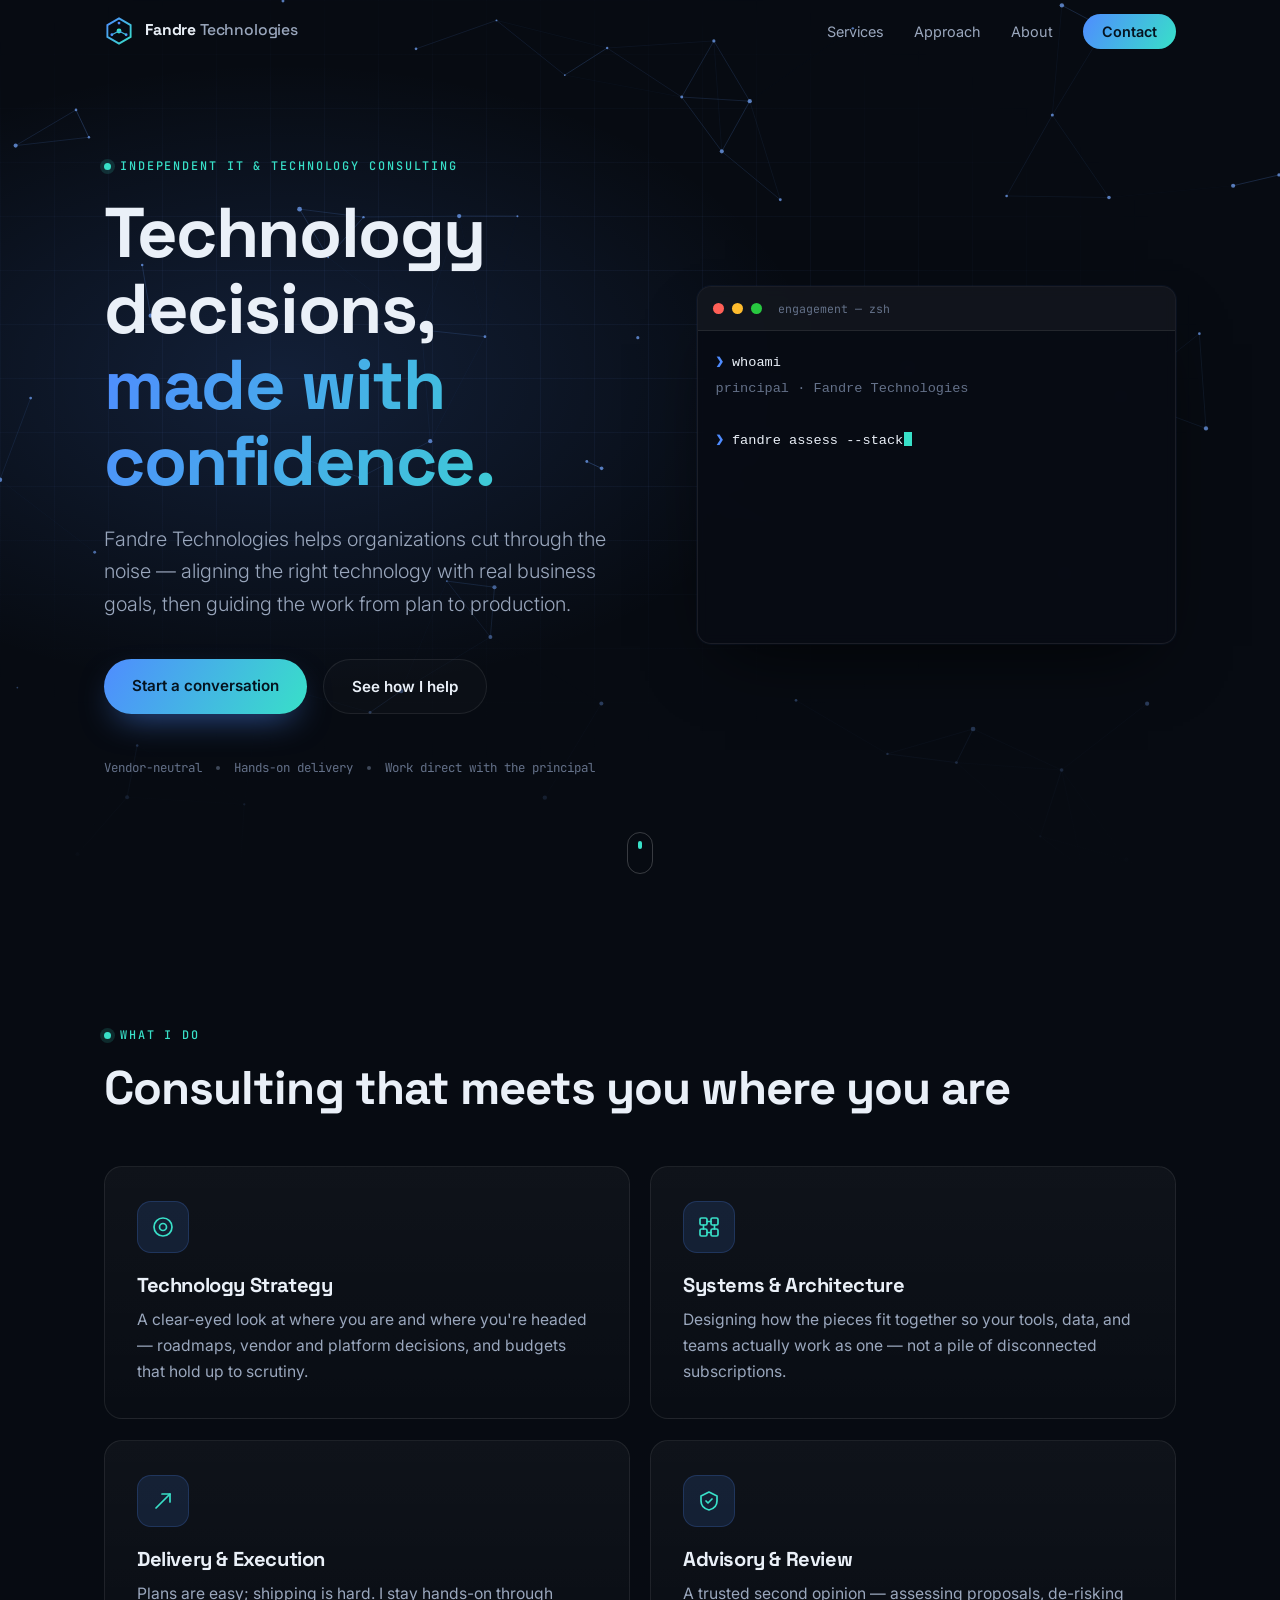
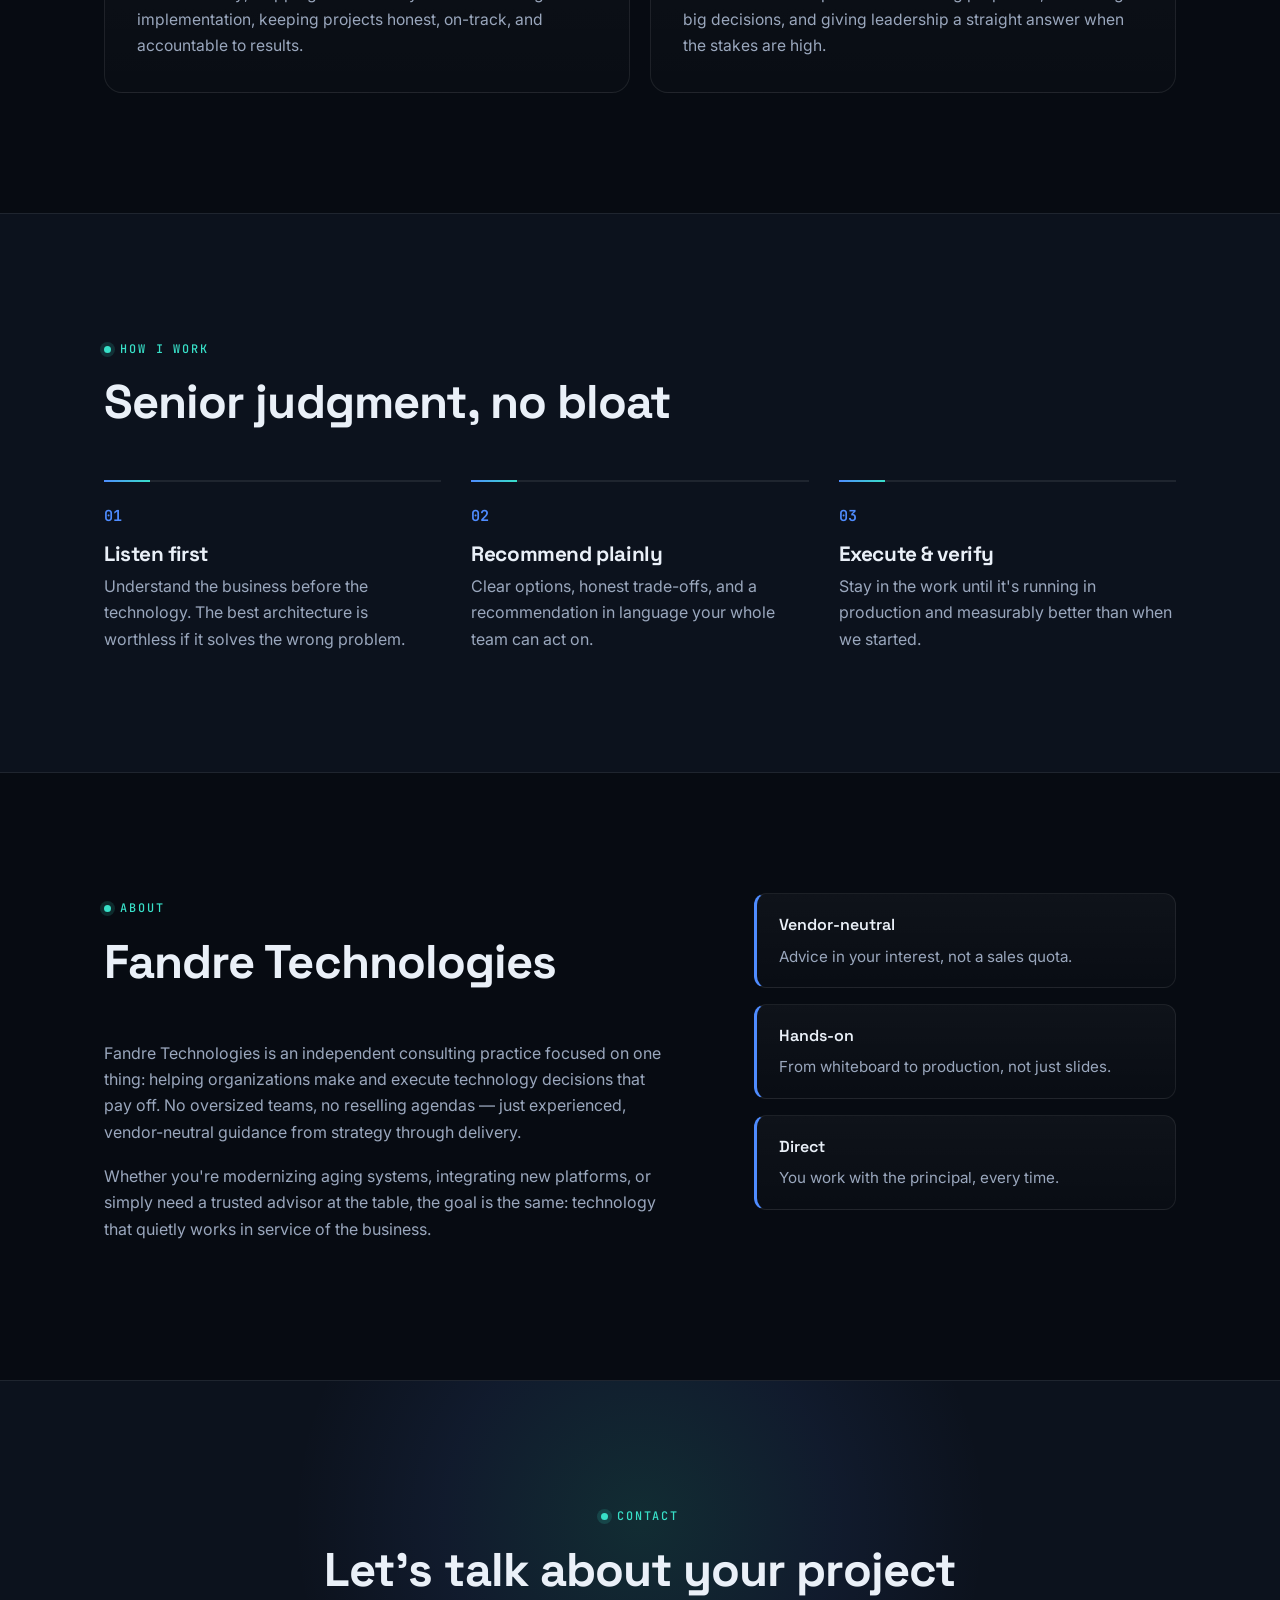
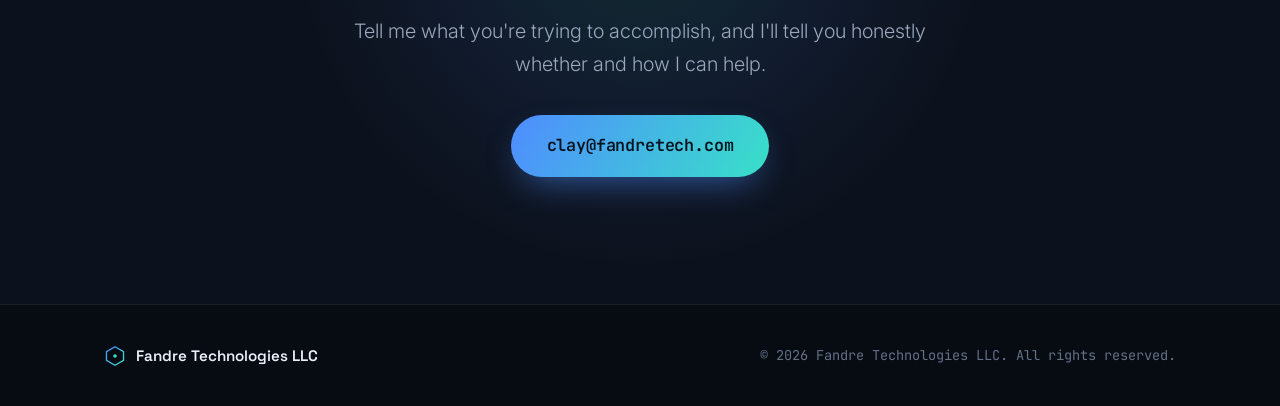
<file: index.html>
<!DOCTYPE html>
<html lang="en">
<head>
  <meta charset="UTF-8" />
  <meta name="viewport" content="width=device-width, initial-scale=1.0" />
  <title>Fandre Technologies — IT &amp; Technology Consulting</title>
  <meta name="description" content="Fandre Technologies — independent IT and technology consulting. Practical strategy, systems, and execution that move your business forward." />
  <meta property="og:title" content="Fandre Technologies" />
  <meta property="og:description" content="Independent IT and technology consulting — strategy, systems, and execution that move your business forward." />
  <meta property="og:url" content="https://fandretech.com" />
  <meta property="og:type" content="website" />
  <link rel="icon" href="data:image/svg+xml,<svg xmlns=%22http://www.w3.org/2000/svg%22 viewBox=%220 0 32 32%22><polygon points=%2216,2 29,9.5 29,22.5 16,30 3,22.5 3,9.5%22 fill=%22none%22 stroke=%22%234f8cff%22 stroke-width=%222.5%22/><circle cx=%2216%22 cy=%2216%22 r=%223%22 fill=%22%2338e0c8%22/></svg>" />
  <link rel="preconnect" href="https://fonts.googleapis.com" />
  <link rel="preconnect" href="https://fonts.gstatic.com" crossorigin />
  <link href="https://fonts.googleapis.com/css2?family=Inter:wght@300;400;500;600;700;800&family=JetBrains+Mono:wght@400;500;600&family=Space+Grotesk:wght@500;600;700&display=swap" rel="stylesheet" />
  <link rel="stylesheet" href="styles.css" />
</head>
<body>

  <!-- Scroll progress + Konami matrix overlay -->
  <div id="progress" aria-hidden="true"></div>
  <canvas id="matrix" aria-hidden="true"></canvas>

  <!-- Reusable logo mark -->
  <svg width="0" height="0" style="position:absolute" aria-hidden="true">
    <defs>
      <linearGradient id="markGrad" x1="0" y1="0" x2="1" y2="1">
        <stop offset="0" stop-color="#4f8cff" />
        <stop offset="1" stop-color="#38e0c8" />
      </linearGradient>
    </defs>
  </svg>

  <!-- NAV -->
  <nav id="nav">
    <div class="nav-inner">
      <a href="#top" class="nav-brand">
        <svg class="logo-mark" viewBox="0 0 32 32" aria-hidden="true">
          <polygon points="16,2.5 28.4,9.75 28.4,22.25 16,29.5 3.6,22.25 3.6,9.75" fill="none" stroke="url(#markGrad)" stroke-width="2" />
          <circle cx="16" cy="16" r="2.6" fill="#38e0c8" />
          <circle cx="16" cy="7.5" r="1.5" fill="#4f8cff" />
          <circle cx="23.6" cy="20" r="1.5" fill="#4f8cff" />
          <circle cx="8.4" cy="20" r="1.5" fill="#4f8cff" />
          <line x1="16" y1="16" x2="16" y2="7.5" stroke="url(#markGrad)" stroke-width="1.1" />
          <line x1="16" y1="16" x2="23.6" y2="20" stroke="url(#markGrad)" stroke-width="1.1" />
          <line x1="16" y1="16" x2="8.4" y2="20" stroke="url(#markGrad)" stroke-width="1.1" />
        </svg>
        <span class="nav-brand-text">Fandre <span class="nav-brand-thin">Technologies</span></span>
      </a>
      <ul class="nav-links">
        <li><a href="#services">Services</a></li>
        <li><a href="#approach">Approach</a></li>
        <li><a href="#about">About</a></li>
        <li><a href="#contact" class="nav-cta">Contact</a></li>
      </ul>
    </div>
  </nav>

  <!-- HERO -->
  <header id="top" class="hero">
    <canvas id="net" class="hero-canvas" aria-hidden="true"></canvas>
    <div class="hero-grid" aria-hidden="true"></div>
    <div class="hero-spotlight" aria-hidden="true"></div>
    <div class="hero-fade" aria-hidden="true"></div>
    <div class="container hero-inner">
      <div class="hero-copy">
        <p class="eyebrow reveal"><span class="eyebrow-dot"></span>Independent IT &amp; Technology Consulting</p>
        <h1 class="hero-title reveal">Technology decisions,<br><span class="accent" id="morph">made with confidence.</span></h1>
        <p class="hero-sub reveal">Fandre Technologies helps organizations cut through the noise — aligning the right technology with real business goals, then guiding the work from plan to production.</p>
        <div class="hero-actions reveal">
          <a href="#contact" class="btn btn-primary">Start a conversation</a>
          <a href="#services" class="btn btn-ghost">See how I help</a>
        </div>
        <div class="hero-trust reveal">
          <span>Vendor-neutral</span><i></i><span>Hands-on delivery</span><i></i><span>Work direct with the principal</span>
        </div>
      </div>

      <!-- Animated terminal -->
      <div class="terminal reveal" aria-hidden="true">
        <div class="term-bar">
          <span class="dot r"></span><span class="dot y"></span><span class="dot g"></span>
          <span class="term-title">engagement — zsh</span>
        </div>
        <div class="term-body"><code id="term"></code></div>
      </div>
    </div>
    <a href="#services" class="scroll-cue" aria-label="Scroll to services"><span></span></a>
  </header>

  <!-- SERVICES -->
  <section id="services" class="section">
    <div class="container">
      <p class="eyebrow reveal"><span class="eyebrow-dot"></span>What I do</p>
      <h2 class="section-title reveal">Consulting that meets you where you are</h2>
      <div class="cards">
        <article class="card reveal">
          <div class="card-icon">
            <svg viewBox="0 0 24 24" fill="none" stroke="currentColor" stroke-width="1.7"><circle cx="12" cy="12" r="9"/><circle cx="12" cy="12" r="3.5"/></svg>
          </div>
          <h3>Technology Strategy</h3>
          <p>A clear-eyed look at where you are and where you're headed — roadmaps, vendor and platform decisions, and budgets that hold up to scrutiny.</p>
        </article>
        <article class="card reveal">
          <div class="card-icon">
            <svg viewBox="0 0 24 24" fill="none" stroke="currentColor" stroke-width="1.7"><rect x="3" y="3" width="7" height="7" rx="1.5"/><rect x="14" y="3" width="7" height="7" rx="1.5"/><rect x="3" y="14" width="7" height="7" rx="1.5"/><rect x="14" y="14" width="7" height="7" rx="1.5"/><path d="M10 6.5h4M6.5 10v4M17.5 10v4M10 17.5h4"/></svg>
          </div>
          <h3>Systems &amp; Architecture</h3>
          <p>Designing how the pieces fit together so your tools, data, and teams actually work as one — not a pile of disconnected subscriptions.</p>
        </article>
        <article class="card reveal">
          <div class="card-icon">
            <svg viewBox="0 0 24 24" fill="none" stroke="currentColor" stroke-width="1.7"><path d="M5 19L19 5"/><path d="M11 5h8v8"/></svg>
          </div>
          <h3>Delivery &amp; Execution</h3>
          <p>Plans are easy; shipping is hard. I stay hands-on through implementation, keeping projects honest, on-track, and accountable to results.</p>
        </article>
        <article class="card reveal">
          <div class="card-icon">
            <svg viewBox="0 0 24 24" fill="none" stroke="currentColor" stroke-width="1.7"><path d="M12 3l8 4v5c0 4.5-3.2 7.8-8 9-4.8-1.2-8-4.5-8-9V7z"/><path d="M9 12l2 2 4-4"/></svg>
          </div>
          <h3>Advisory &amp; Review</h3>
          <p>A trusted second opinion — assessing proposals, de-risking big decisions, and giving leadership a straight answer when the stakes are high.</p>
        </article>
      </div>
    </div>
  </section>

  <!-- APPROACH -->
  <section id="approach" class="section section-alt">
    <div class="container">
      <p class="eyebrow reveal"><span class="eyebrow-dot"></span>How I work</p>
      <h2 class="section-title reveal">Senior judgment, no bloat</h2>
      <div class="steps">
        <div class="step reveal">
          <span class="step-num">01</span>
          <h3>Listen first</h3>
          <p>Understand the business before the technology. The best architecture is worthless if it solves the wrong problem.</p>
        </div>
        <div class="step reveal">
          <span class="step-num">02</span>
          <h3>Recommend plainly</h3>
          <p>Clear options, honest trade-offs, and a recommendation in language your whole team can act on.</p>
        </div>
        <div class="step reveal">
          <span class="step-num">03</span>
          <h3>Execute &amp; verify</h3>
          <p>Stay in the work until it's running in production and measurably better than when we started.</p>
        </div>
      </div>
    </div>
  </section>

  <!-- ABOUT -->
  <section id="about" class="section">
    <div class="container about-grid">
      <div class="reveal">
        <p class="eyebrow"><span class="eyebrow-dot"></span>About</p>
        <h2 class="section-title">Fandre Technologies</h2>
        <p class="prose">Fandre Technologies is an independent consulting practice focused on one thing: helping organizations make and execute technology decisions that pay off. No oversized teams, no reselling agendas — just experienced, vendor-neutral guidance from strategy through delivery.</p>
        <p class="prose">Whether you're modernizing aging systems, integrating new platforms, or simply need a trusted advisor at the table, the goal is the same: technology that quietly works in service of the business.</p>
      </div>
      <div class="about-stats reveal">
        <div class="stat">
          <span class="stat-key">Vendor-neutral</span>
          <span class="stat-val">Advice in your interest, not a sales quota.</span>
        </div>
        <div class="stat">
          <span class="stat-key">Hands-on</span>
          <span class="stat-val">From whiteboard to production, not just slides.</span>
        </div>
        <div class="stat">
          <span class="stat-key">Direct</span>
          <span class="stat-val">You work with the principal, every time.</span>
        </div>
      </div>
    </div>
  </section>

  <!-- CONTACT -->
  <section id="contact" class="section section-contact">
    <div class="contact-glow" aria-hidden="true"></div>
    <div class="container contact-inner reveal">
      <p class="eyebrow center"><span class="eyebrow-dot"></span>Contact</p>
      <h2 class="section-title">Let's talk about your project</h2>
      <p class="hero-sub center">Tell me what you're trying to accomplish, and I'll tell you honestly whether and how I can help.</p>
      <a href="mailto:clay@fandretech.com" class="btn btn-primary btn-lg">clay@fandretech.com</a>
    </div>
  </section>

  <!-- FOOTER -->
  <footer class="footer">
    <div class="container footer-inner">
      <span class="footer-brand">
        <svg class="logo-mark sm" viewBox="0 0 32 32" aria-hidden="true">
          <polygon points="16,2.5 28.4,9.75 28.4,22.25 16,29.5 3.6,22.25 3.6,9.75" fill="none" stroke="url(#markGrad)" stroke-width="2" />
          <circle cx="16" cy="16" r="2.6" fill="#38e0c8" />
        </svg>
        Fandre Technologies LLC
      </span>
      <span class="footer-copy">© <span id="year"></span> Fandre Technologies LLC. All rights reserved.</span>
    </div>
  </footer>

  <script src="script.js"></script>
</body>
</html>
</file>
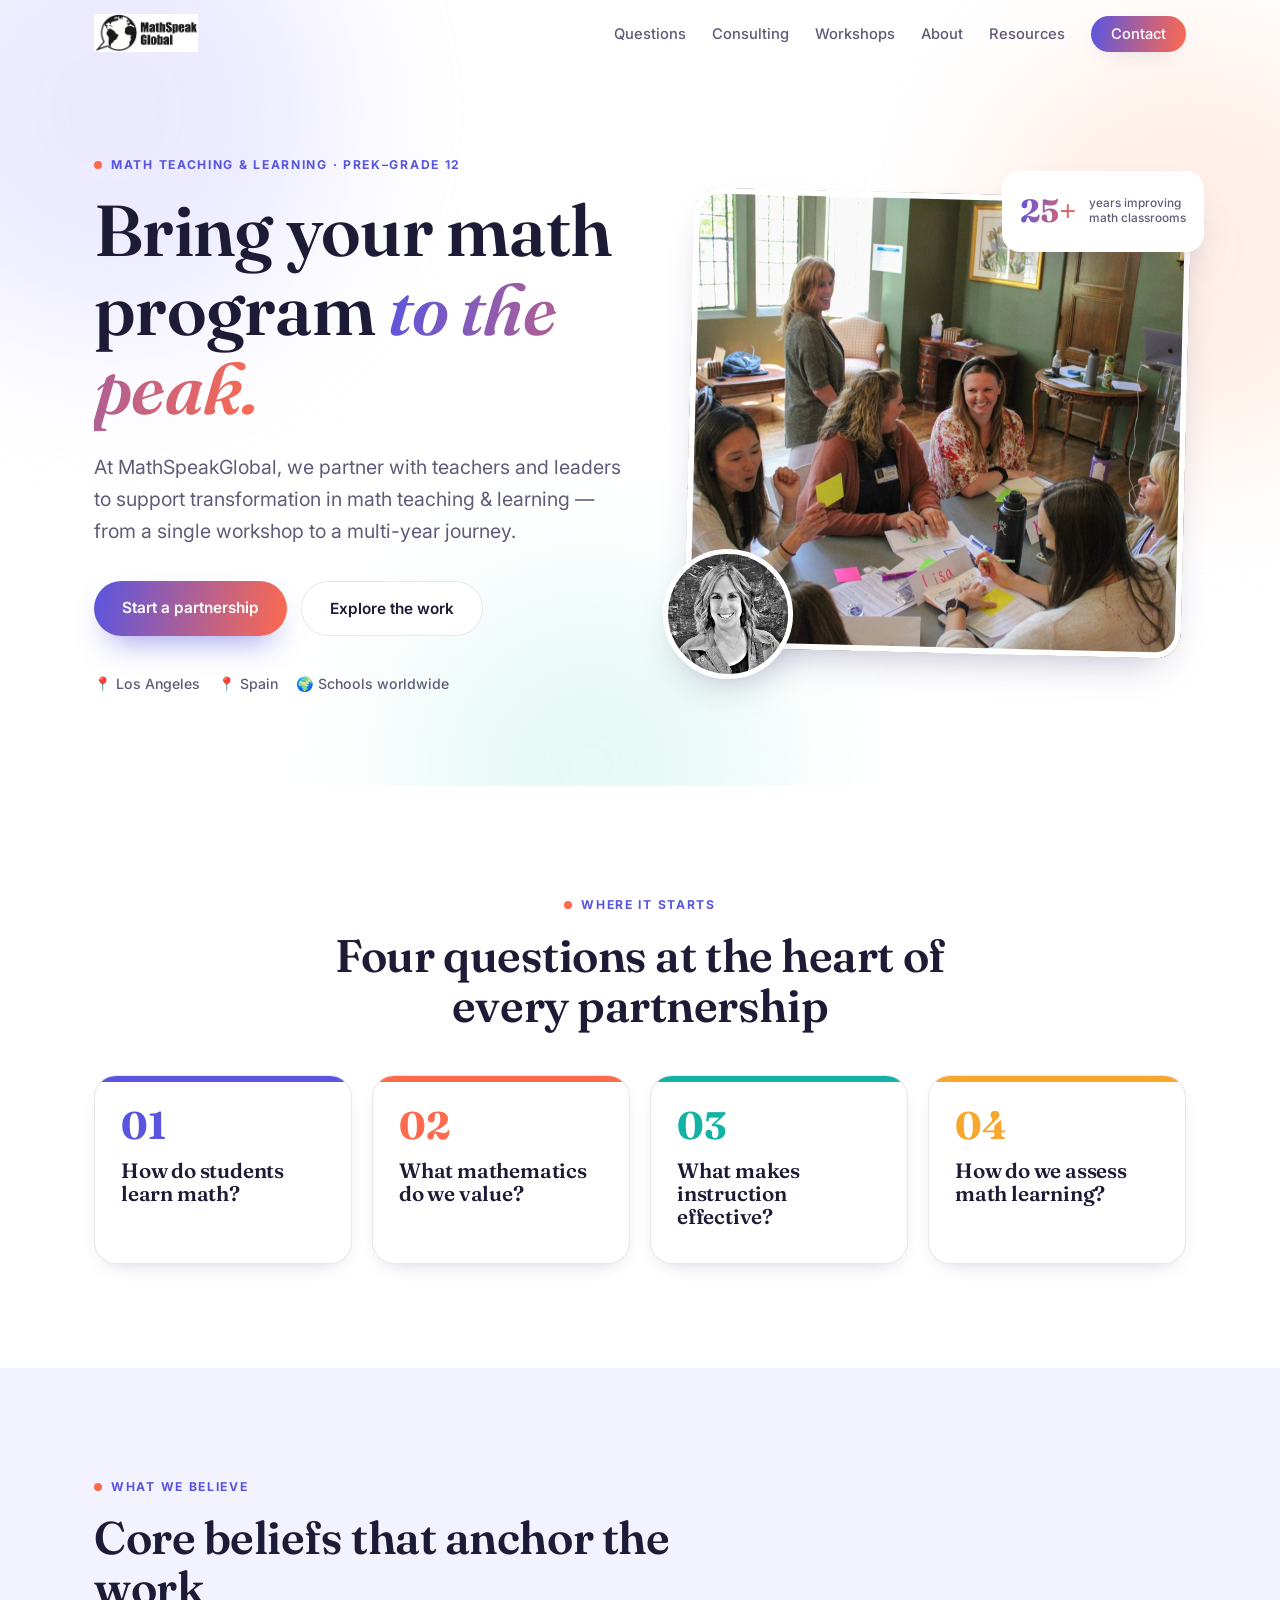
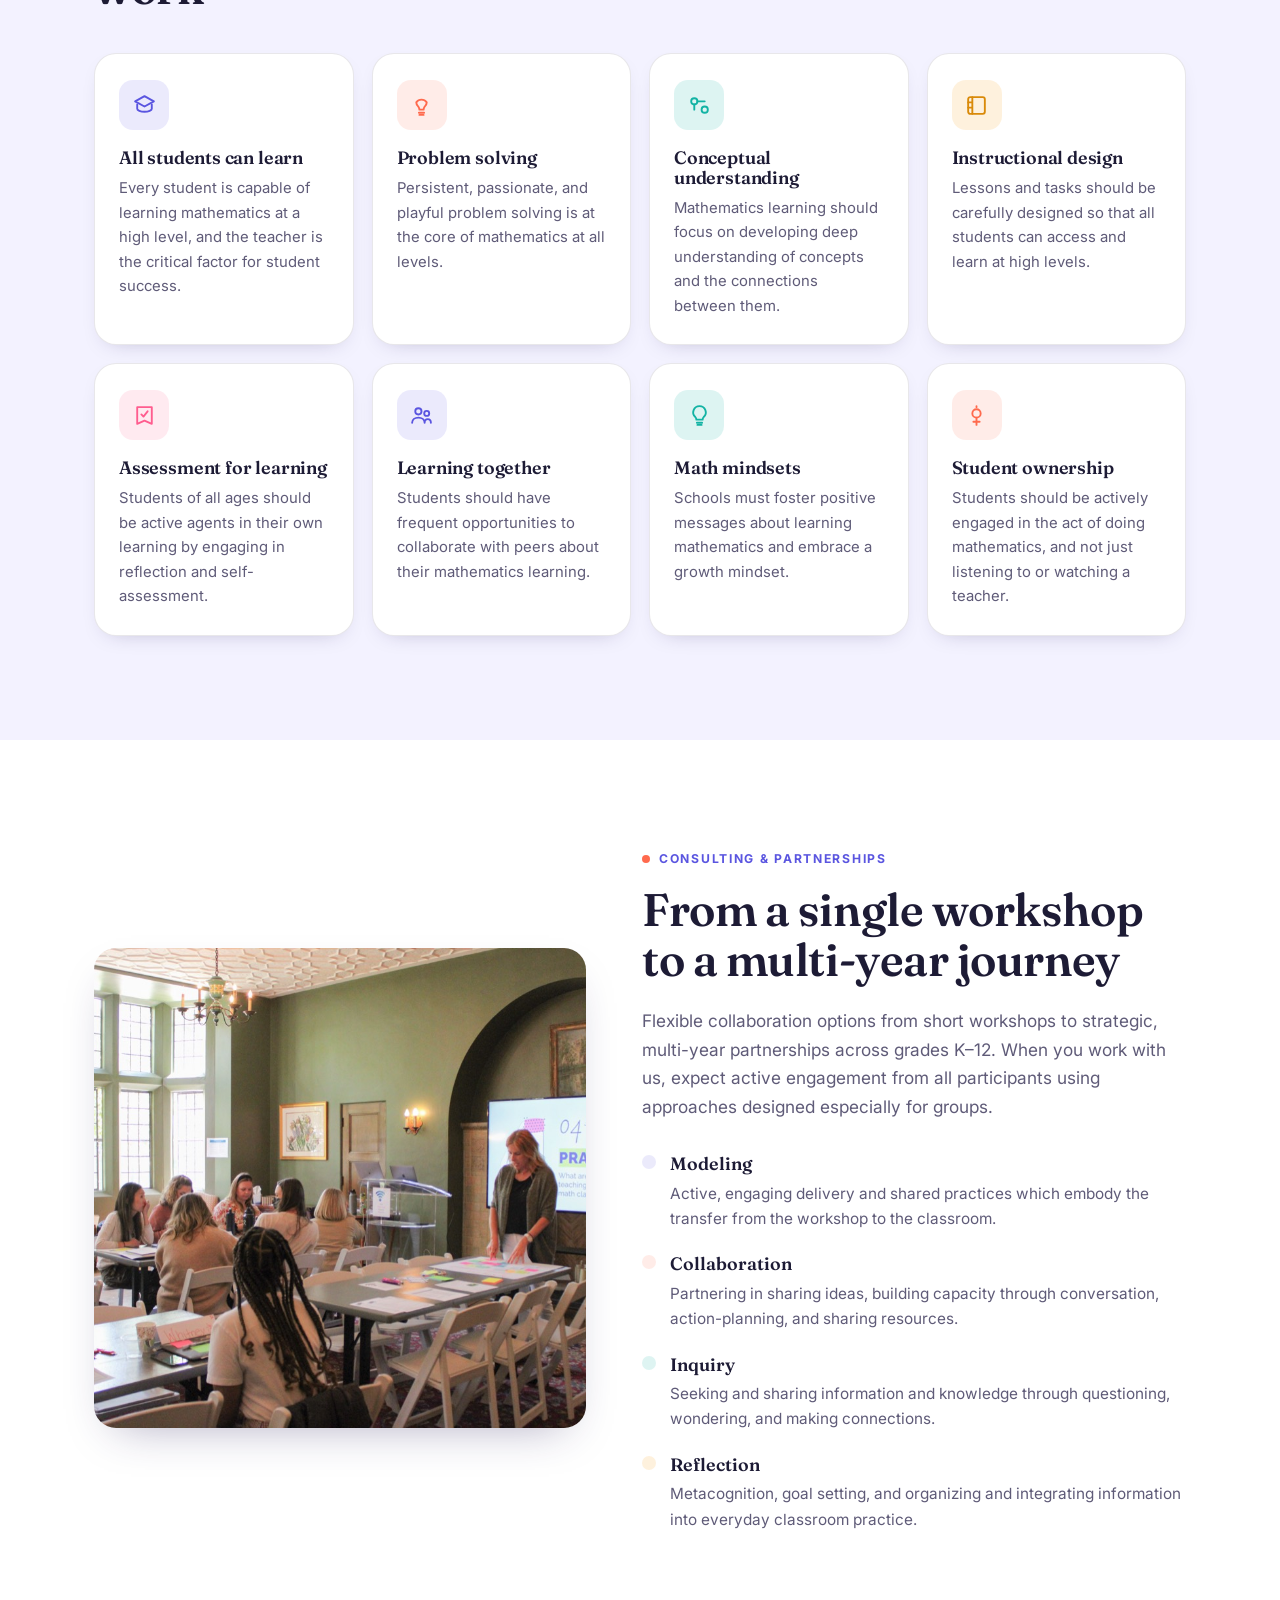
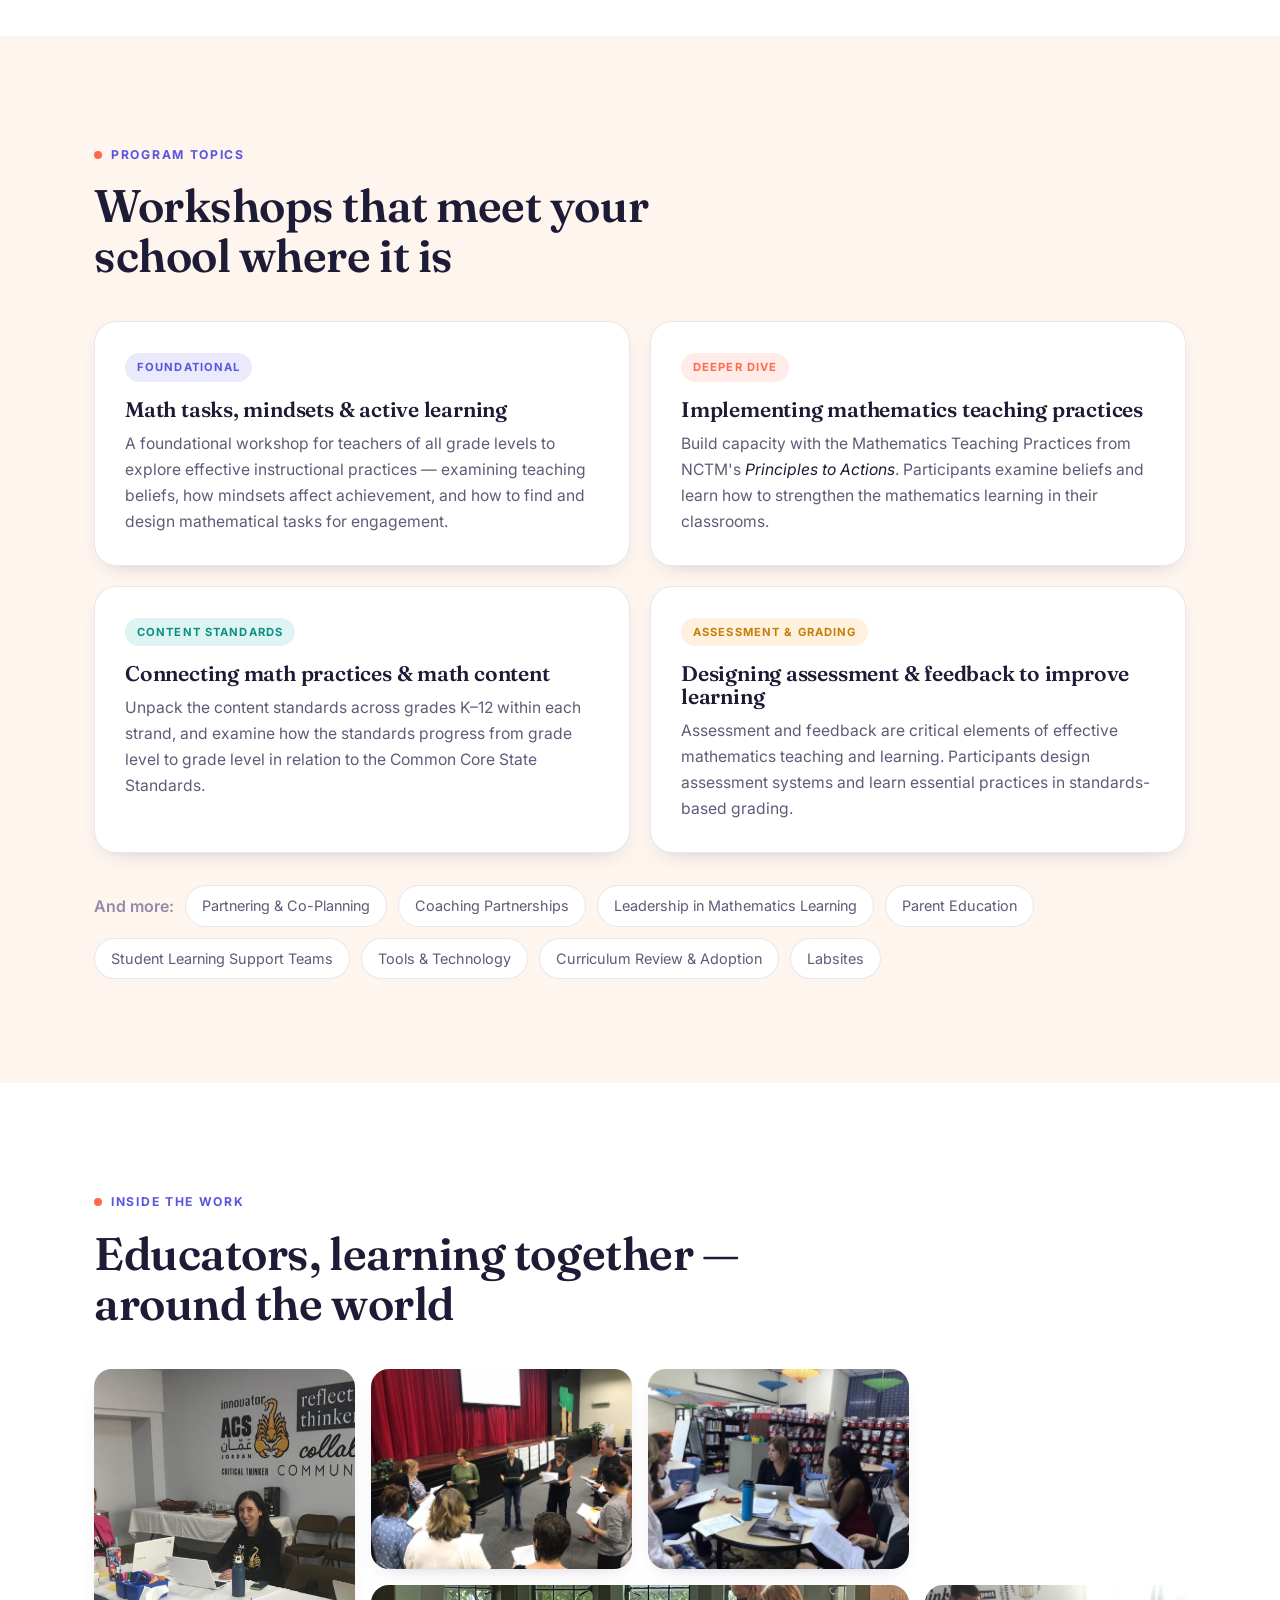
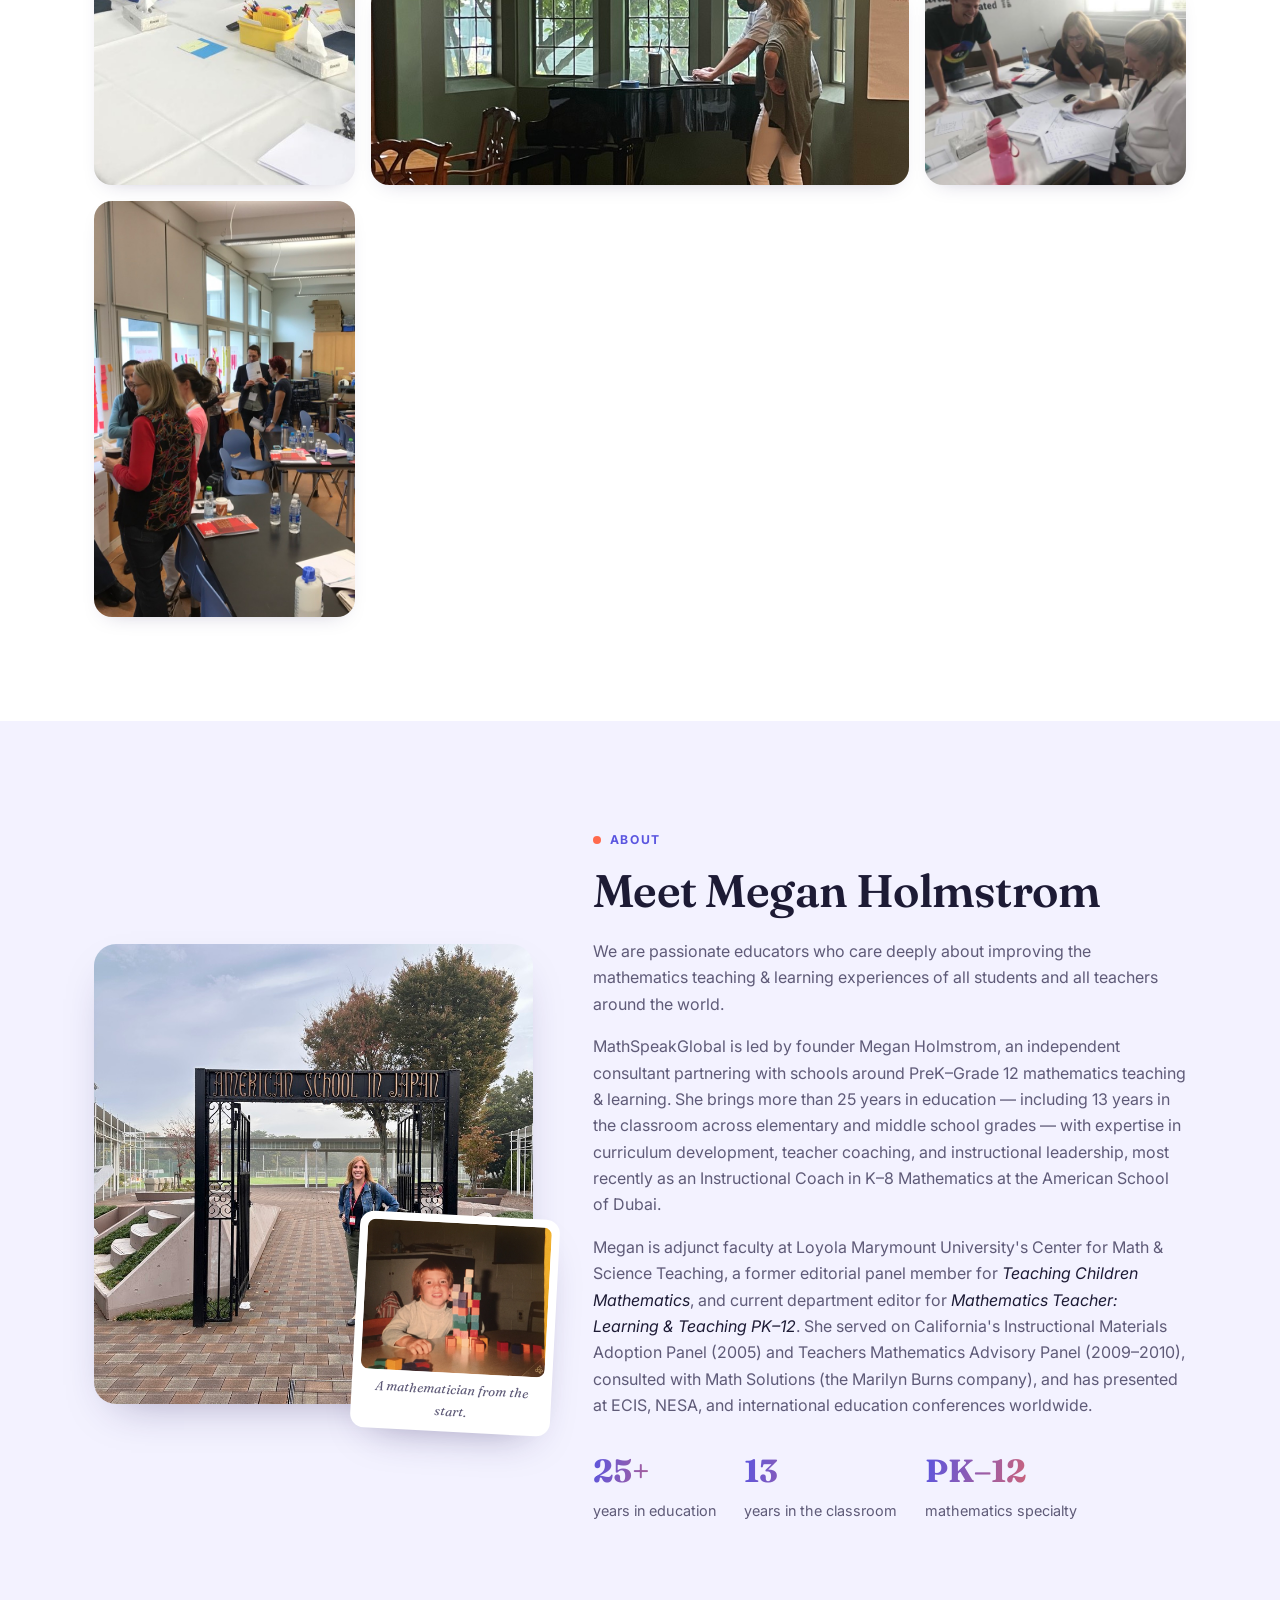
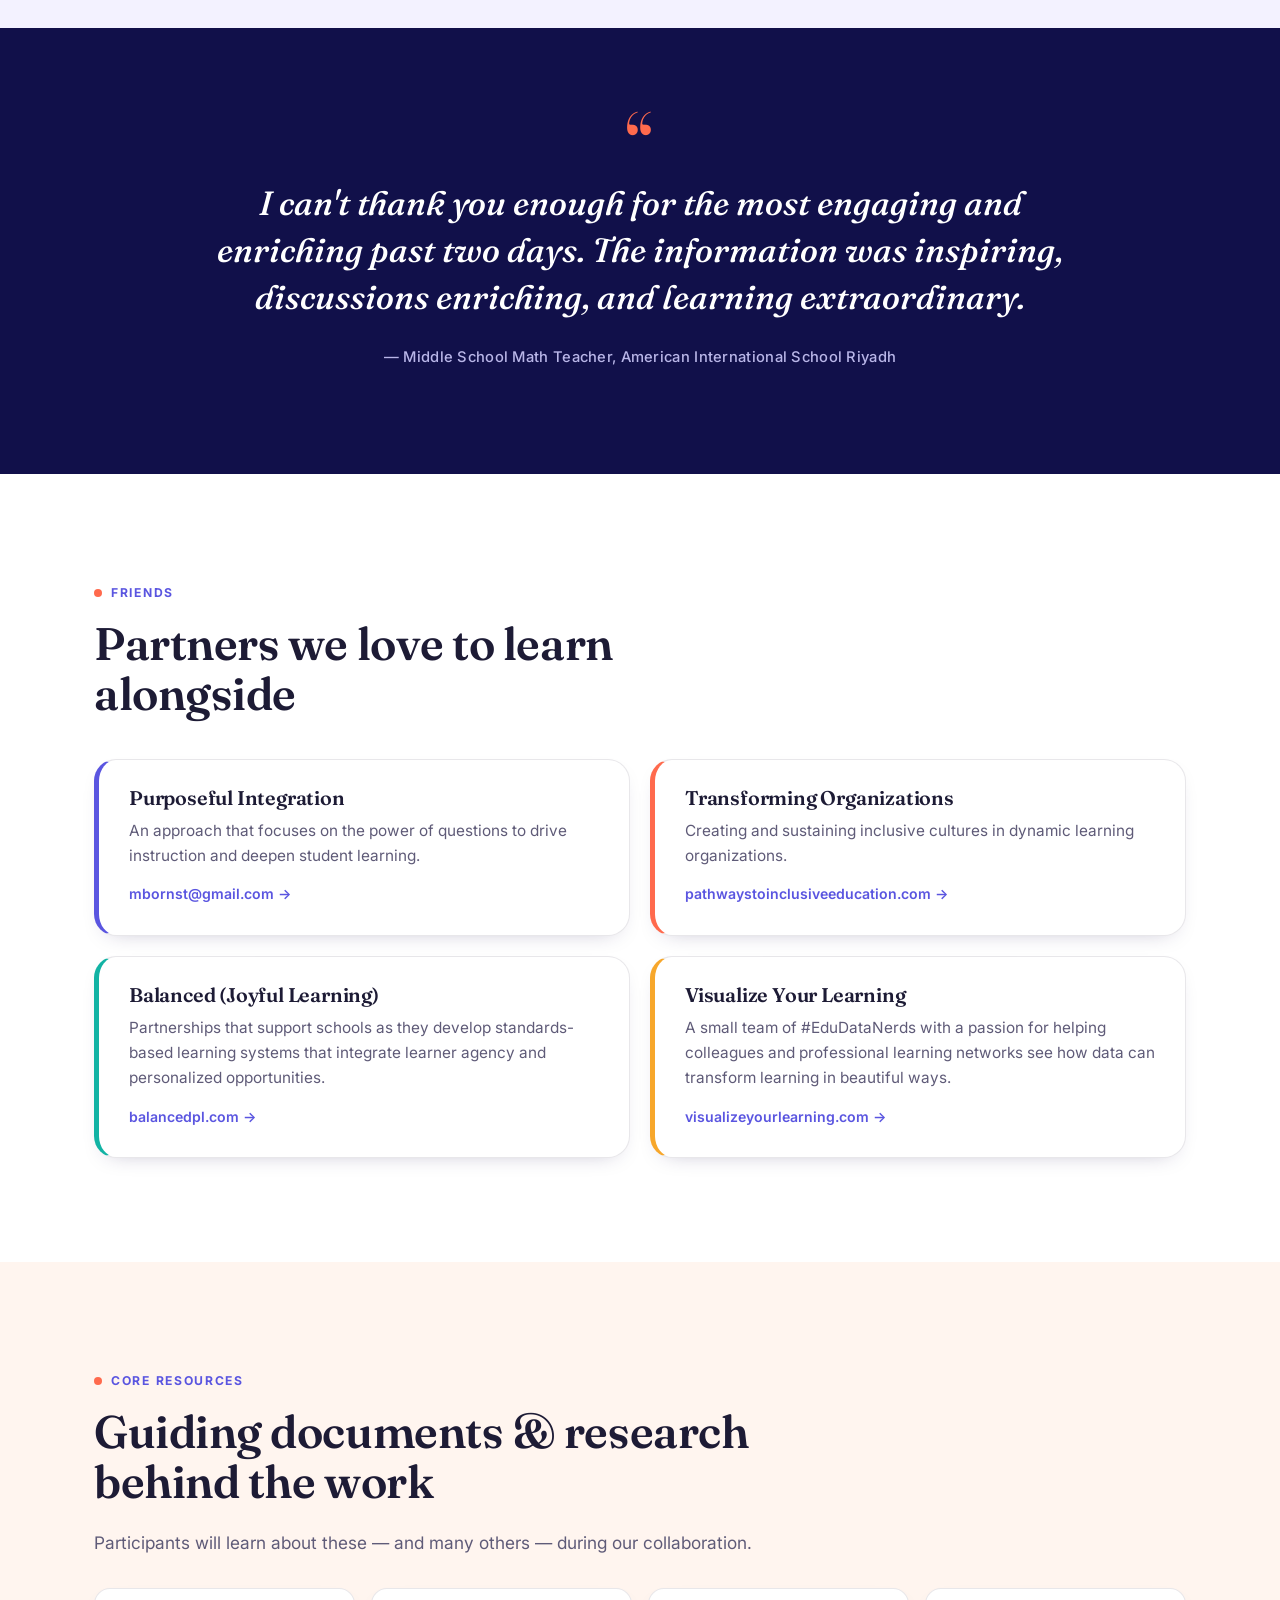
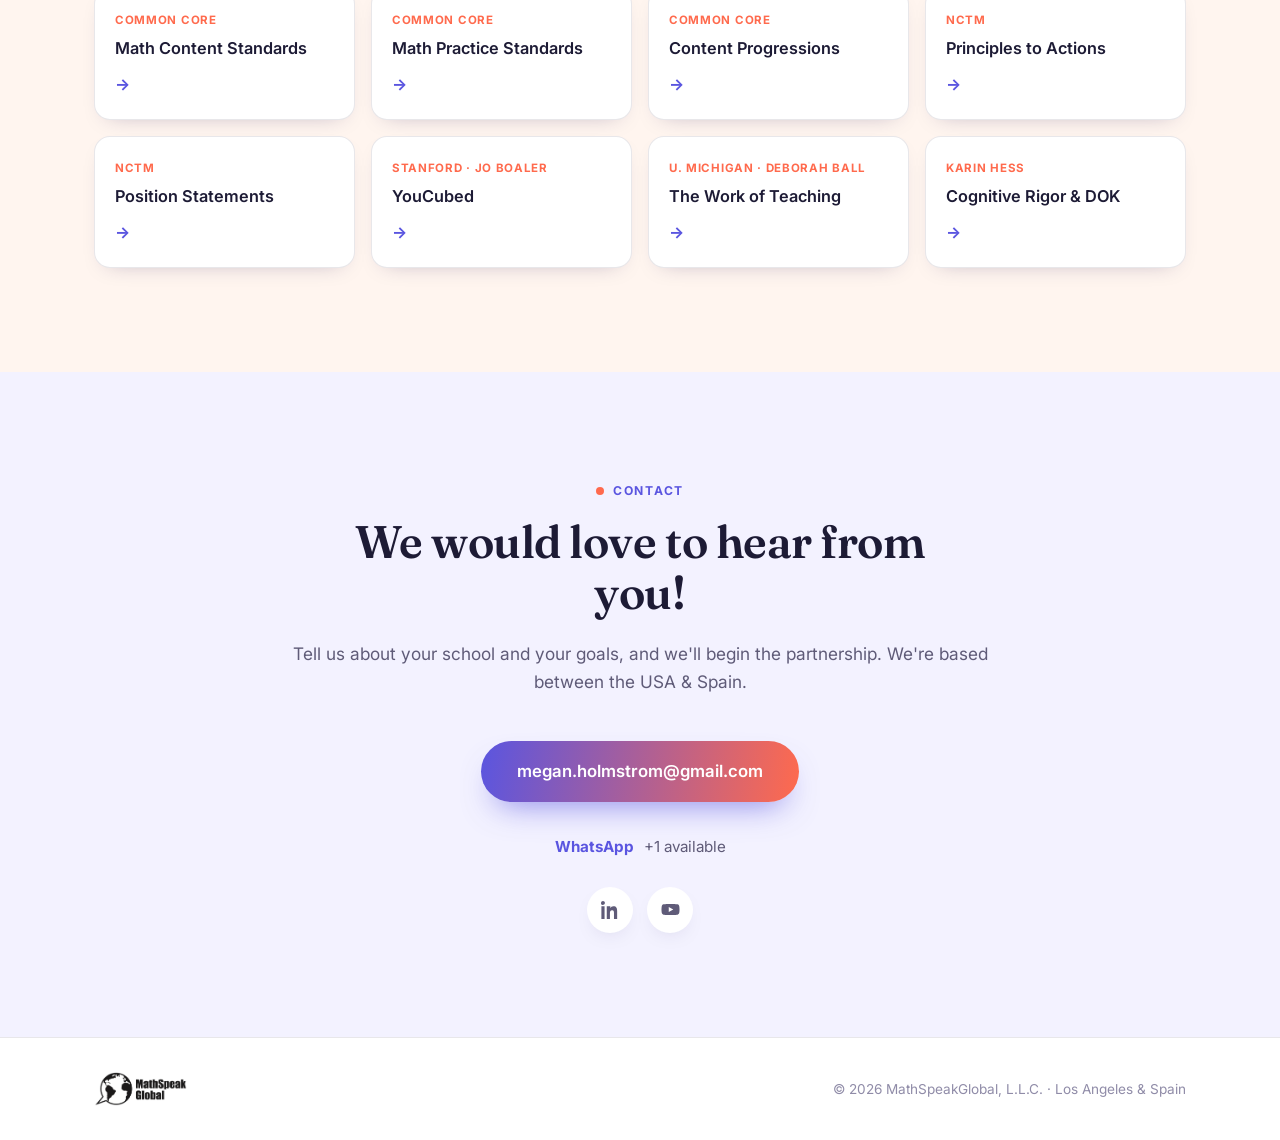
<file: mathspeakglobal/index.html>
<!DOCTYPE html>
<html lang="en">
<head>
  <meta charset="UTF-8" />
  <meta name="viewport" content="width=device-width, initial-scale=1.0" />
  <title>MathSpeakGlobal, L.L.C. — Bring Your Math Program to the Peak</title>
  <meta name="description" content="MathSpeakGlobal partners with teachers and leaders to transform math teaching & learning in PreK–Grade 12 — workshops, coaching, and multi-year partnerships worldwide." />
  <meta property="og:title" content="MathSpeakGlobal, L.L.C." />
  <meta property="og:description" content="We partner with teachers and leaders to support transformation in math teaching & learning. Bring your math program to the peak." />
  <meta property="og:type" content="website" />
  <meta property="og:image" content="assets/g6.jpg" />
  <meta name="theme-color" content="#5a55e0" />
  <link rel="icon" href="data:image/svg+xml,<svg xmlns=%22http://www.w3.org/2000/svg%22 viewBox=%220 0 32 32%22><circle cx=%2216%22 cy=%2216%22 r=%2215%22 fill=%22%23fff%22/><path d=%22M4 24 L13 9 L18 17 L22 12 L28 24 Z%22 fill=%22none%22 stroke=%22%235a55e0%22 stroke-width=%222.4%22 stroke-linejoin=%22round%22/><circle cx=%2223%22 cy=%229%22 r=%222.6%22 fill=%22%23ff6a4d%22/></svg>" />
  <link rel="preconnect" href="https://fonts.googleapis.com" />
  <link rel="preconnect" href="https://fonts.gstatic.com" crossorigin />
  <link href="https://fonts.googleapis.com/css2?family=Fraunces:opsz,wght@9..144,400;9..144,500;9..144,600;9..144,700&family=Inter:wght@300;400;500;600;700&display=swap" rel="stylesheet" />
  <link rel="stylesheet" href="styles.css" />
</head>
<body>

  <div id="progress" aria-hidden="true"></div>

  <!-- NAV -->
  <nav id="nav">
    <div class="nav-inner">
      <a href="#top" class="nav-brand" aria-label="MathSpeakGlobal home">
        <img src="assets/logo.png" alt="MathSpeakGlobal" class="nav-logo" />
      </a>
      <ul class="nav-links">
        <li><a href="#questions">Questions</a></li>
        <li><a href="#consulting">Consulting</a></li>
        <li><a href="#gallery">Workshops</a></li>
        <li><a href="#about">About</a></li>
        <li><a href="#resources">Resources</a></li>
        <li><a href="#contact" class="nav-cta">Contact</a></li>
      </ul>
    </div>
  </nav>

  <!-- HERO -->
  <header id="top" class="hero">
    <div class="blob blob-a" aria-hidden="true"></div>
    <div class="blob blob-b" aria-hidden="true"></div>
    <div class="blob blob-c" aria-hidden="true"></div>
    <div class="container hero-inner">
      <div class="hero-copy">
        <p class="eyebrow reveal"><span class="eyebrow-dot"></span>Math teaching &amp; learning · PreK–Grade 12</p>
        <h1 class="hero-title reveal">Bring your math program <span class="accent">to the peak.</span></h1>
        <p class="hero-sub reveal">At MathSpeakGlobal, we partner with teachers and leaders to support transformation in math teaching &amp; learning — from a single workshop to a multi-year journey.</p>
        <div class="hero-actions reveal">
          <a href="#contact" class="btn btn-primary">Start a partnership</a>
          <a href="#consulting" class="btn btn-ghost">Explore the work</a>
        </div>
        <div class="hero-trust reveal">
          <span>📍 Los Angeles</span><span>📍 Spain</span><span>🌍 Schools worldwide</span>
        </div>
      </div>

      <div class="hero-media reveal">
        <div class="hero-photo">
          <img src="assets/g6.jpg" alt="Teachers collaborating around a table during a MathSpeakGlobal workshop" />
        </div>
        <figure class="hero-portrait">
          <img src="assets/headshot.jpg" alt="Megan Holmstrom, founder of MathSpeakGlobal" />
        </figure>
        <div class="hero-badge">
          <span class="hero-badge-num">25+</span>
          <span class="hero-badge-key">years improving<br>math classrooms</span>
        </div>
      </div>
    </div>
  </header>

  <!-- FOUR CORE QUESTIONS -->
  <section id="questions" class="section">
    <div class="container">
      <p class="eyebrow center reveal"><span class="eyebrow-dot"></span>Where it starts</p>
      <h2 class="section-title center reveal">Four questions at the heart of every partnership</h2>
      <div class="qcards">
        <article class="qcard q-indigo reveal">
          <span class="qnum">01</span>
          <h3>How do students learn math?</h3>
        </article>
        <article class="qcard q-coral reveal">
          <span class="qnum">02</span>
          <h3>What mathematics do we value?</h3>
        </article>
        <article class="qcard q-teal reveal">
          <span class="qnum">03</span>
          <h3>What makes instruction effective?</h3>
        </article>
        <article class="qcard q-amber reveal">
          <span class="qnum">04</span>
          <h3>How do we assess math learning?</h3>
        </article>
      </div>
    </div>
  </section>

  <!-- CORE BELIEFS -->
  <section id="beliefs" class="section section-lav">
    <div class="container">
      <p class="eyebrow reveal"><span class="eyebrow-dot"></span>What we believe</p>
      <h2 class="section-title reveal">Core beliefs that anchor the work</h2>
      <div class="beliefs">
        <article class="belief reveal">
          <div class="b-icon i-indigo"><svg viewBox="0 0 24 24" fill="none" stroke="currentColor" stroke-width="1.8"><path d="M12 3l9 5-9 5-9-5 9-5z"/><path d="M5 11v4c0 1.5 3.1 3 7 3s7-1.5 7-3v-4"/></svg></div>
          <h3>All students can learn</h3>
          <p>Every student is capable of learning mathematics at a high level, and the teacher is the critical factor for student success.</p>
        </article>
        <article class="belief reveal">
          <div class="b-icon i-coral"><svg viewBox="0 0 24 24" fill="none" stroke="currentColor" stroke-width="1.8"><path d="M7 9a6 6 0 0 1 10 0c0 2.2-1.5 3.4-2.3 4.6-.5.8-.7 1.7-.7 2.4H10c0-.7-.2-1.6-.7-2.4C8.5 12.4 7 11.2 7 9z"/><path d="M9.5 19h5M10 21h4"/></svg></div>
          <h3>Problem solving</h3>
          <p>Persistent, passionate, and playful problem solving is at the core of mathematics at all levels.</p>
        </article>
        <article class="belief reveal">
          <div class="b-icon i-teal"><svg viewBox="0 0 24 24" fill="none" stroke="currentColor" stroke-width="1.8"><circle cx="7" cy="8" r="3"/><circle cx="17" cy="16" r="3"/><path d="M10 8h7M7 11v5"/></svg></div>
          <h3>Conceptual understanding</h3>
          <p>Mathematics learning should focus on developing deep understanding of concepts and the connections between them.</p>
        </article>
        <article class="belief reveal">
          <div class="b-icon i-amber"><svg viewBox="0 0 24 24" fill="none" stroke="currentColor" stroke-width="1.8"><rect x="4" y="4" width="16" height="16" rx="2"/><path d="M8 4v16M4 9h4M4 14h4"/></svg></div>
          <h3>Instructional design</h3>
          <p>Lessons and tasks should be carefully designed so that all students can access and learn at high levels.</p>
        </article>
        <article class="belief reveal">
          <div class="b-icon i-pink"><svg viewBox="0 0 24 24" fill="none" stroke="currentColor" stroke-width="1.8"><path d="M9 11l2 2 4-5"/><path d="M5 4h14v16l-7-3-7 3z"/></svg></div>
          <h3>Assessment for learning</h3>
          <p>Students of all ages should be active agents in their own learning by engaging in reflection and self-assessment.</p>
        </article>
        <article class="belief reveal">
          <div class="b-icon i-indigo"><svg viewBox="0 0 24 24" fill="none" stroke="currentColor" stroke-width="1.8"><circle cx="9" cy="8" r="3"/><circle cx="17" cy="10" r="2.4"/><path d="M3 19c0-3 2.7-5 6-5s6 2 6 5M15 19c0-2 1-3.5 3-3.5s3 1.5 3 3.5"/></svg></div>
          <h3>Learning together</h3>
          <p>Students should have frequent opportunities to collaborate with peers about their mathematics learning.</p>
        </article>
        <article class="belief reveal">
          <div class="b-icon i-teal"><svg viewBox="0 0 24 24" fill="none" stroke="currentColor" stroke-width="1.8"><path d="M12 3a6 6 0 0 1 4 10.5c-.7.7-1 1.3-1 2.5H9c0-1.2-.3-1.8-1-2.5A6 6 0 0 1 12 3z"/><path d="M9.5 19h5M10 21h4"/></svg></div>
          <h3>Math mindsets</h3>
          <p>Schools must foster positive messages about learning mathematics and embrace a growth mindset.</p>
        </article>
        <article class="belief reveal">
          <div class="b-icon i-coral"><svg viewBox="0 0 24 24" fill="none" stroke="currentColor" stroke-width="1.8"><path d="M12 14a4 4 0 1 0 0-8 4 4 0 0 0 0 8z"/><path d="M12 14v7M9 18h6M12 3v1"/></svg></div>
          <h3>Student ownership</h3>
          <p>Students should be actively engaged in the act of doing mathematics, and not just listening to or watching a teacher.</p>
        </article>
      </div>
    </div>
  </section>

  <!-- CONSULTING & WHAT TO EXPECT -->
  <section id="consulting" class="section">
    <div class="container split">
      <div class="split-media reveal">
        <img src="assets/g7.jpg" alt="A MathSpeakGlobal workshop in progress, with teachers seated and a facilitator presenting" />
      </div>
      <div class="split-copy reveal">
        <p class="eyebrow"><span class="eyebrow-dot"></span>Consulting &amp; partnerships</p>
        <h2 class="section-title">From a single workshop to a multi-year journey</h2>
        <p class="lede">Flexible collaboration options from short workshops to strategic, multi-year partnerships across grades K–12. When you work with us, expect active engagement from all participants using approaches designed especially for groups.</p>
        <div class="expect">
          <div class="ex"><span class="ex-dot i-indigo"></span><div><strong>Modeling</strong><p>Active, engaging delivery and shared practices which embody the transfer from the workshop to the classroom.</p></div></div>
          <div class="ex"><span class="ex-dot i-coral"></span><div><strong>Collaboration</strong><p>Partnering in sharing ideas, building capacity through conversation, action-planning, and sharing resources.</p></div></div>
          <div class="ex"><span class="ex-dot i-teal"></span><div><strong>Inquiry</strong><p>Seeking and sharing information and knowledge through questioning, wondering, and making connections.</p></div></div>
          <div class="ex"><span class="ex-dot i-amber"></span><div><strong>Reflection</strong><p>Metacognition, goal setting, and organizing and integrating information into everyday classroom practice.</p></div></div>
        </div>
      </div>
    </div>
  </section>

  <!-- PROGRAM TOPICS -->
  <section id="topics" class="section section-peach">
    <div class="container">
      <p class="eyebrow reveal"><span class="eyebrow-dot"></span>Program topics</p>
      <h2 class="section-title reveal">Workshops that meet your school where it is</h2>
      <div class="topics">
        <article class="topic reveal">
          <span class="topic-tag t-indigo">Foundational</span>
          <h3>Math tasks, mindsets &amp; active learning</h3>
          <p>A foundational workshop for teachers of all grade levels to explore effective instructional practices — examining teaching beliefs, how mindsets affect achievement, and how to find and design mathematical tasks for engagement.</p>
        </article>
        <article class="topic reveal">
          <span class="topic-tag t-coral">Deeper dive</span>
          <h3>Implementing mathematics teaching practices</h3>
          <p>Build capacity with the Mathematics Teaching Practices from NCTM's <em>Principles to Actions</em>. Participants examine beliefs and learn how to strengthen the mathematics learning in their classrooms.</p>
        </article>
        <article class="topic reveal">
          <span class="topic-tag t-teal">Content standards</span>
          <h3>Connecting math practices &amp; math content</h3>
          <p>Unpack the content standards across grades K–12 within each strand, and examine how the standards progress from grade level to grade level in relation to the Common Core State Standards.</p>
        </article>
        <article class="topic reveal">
          <span class="topic-tag t-amber">Assessment &amp; grading</span>
          <h3>Designing assessment &amp; feedback to improve learning</h3>
          <p>Assessment and feedback are critical elements of effective mathematics teaching and learning. Participants design assessment systems and learn essential practices in standards-based grading.</p>
        </article>
      </div>
      <div class="chips reveal">
        <span class="chips-label">And more:</span>
        <span class="chip">Partnering &amp; Co-Planning</span>
        <span class="chip">Coaching Partnerships</span>
        <span class="chip">Leadership in Mathematics Learning</span>
        <span class="chip">Parent Education</span>
        <span class="chip">Student Learning Support Teams</span>
        <span class="chip">Tools &amp; Technology</span>
        <span class="chip">Curriculum Review &amp; Adoption</span>
        <span class="chip">Labsites</span>
      </div>
    </div>
  </section>

  <!-- GALLERY -->
  <section id="gallery" class="section">
    <div class="container">
      <p class="eyebrow reveal"><span class="eyebrow-dot"></span>Inside the work</p>
      <h2 class="section-title reveal">Educators, learning together — around the world</h2>
      <div class="gallery">
        <a class="g-item gi-tall reveal" href="assets/g2.jpg"><img src="assets/g2.jpg" alt="Teachers working on laptops around a table at a workshop" loading="lazy" /></a>
        <a class="g-item reveal" href="assets/g4.jpg"><img src="assets/g4.jpg" alt="A standing collaborative activity in a school auditorium" loading="lazy" /></a>
        <a class="g-item reveal" href="assets/g3.jpg"><img src="assets/g3.jpg" alt="Teachers collaborating in a classroom library" loading="lazy" /></a>
        <a class="g-item gi-wide reveal" href="assets/g1.jpg"><img src="assets/g1.jpg" alt="One-on-one coaching session in a sunlit room" loading="lazy" /></a>
        <a class="g-item reveal" href="assets/g5.jpg"><img src="assets/g5.jpg" alt="Teachers laughing while working through math tasks" loading="lazy" /></a>
        <a class="g-item gi-tall reveal" href="assets/testimonial.jpg"><img src="assets/testimonial.jpg" alt="A busy professional-development session with educators" loading="lazy" /></a>
      </div>
    </div>
  </section>

  <!-- ABOUT -->
  <section id="about" class="section section-lav">
    <div class="container about-grid">
      <div class="about-photos reveal">
        <figure class="ap-main"><img src="assets/g8.jpg" alt="Megan Holmstrom at the gate of the American School of Dubai" /></figure>
        <figure class="ap-blocks"><img src="assets/blocks.jpg" alt="Megan as a child, proudly building with colorful math blocks" /><figcaption>A mathematician from the start.</figcaption></figure>
      </div>
      <div class="about-copy reveal">
        <p class="eyebrow"><span class="eyebrow-dot"></span>About</p>
        <h2 class="section-title">Meet Megan Holmstrom</h2>
        <p class="prose">We are passionate educators who care deeply about improving the mathematics teaching &amp; learning experiences of all students and all teachers around the world.</p>
        <p class="prose">MathSpeakGlobal is led by founder Megan Holmstrom, an independent consultant partnering with schools around PreK–Grade 12 mathematics teaching &amp; learning. She brings more than 25 years in education — including 13 years in the classroom across elementary and middle school grades — with expertise in curriculum development, teacher coaching, and instructional leadership, most recently as an Instructional Coach in K–8 Mathematics at the American School of Dubai.</p>
        <p class="prose">Megan is adjunct faculty at Loyola Marymount University's Center for Math &amp; Science Teaching, a former editorial panel member for <em>Teaching Children Mathematics</em>, and current department editor for <em>Mathematics Teacher: Learning &amp; Teaching PK–12</em>. She served on California's Instructional Materials Adoption Panel (2005) and Teachers Mathematics Advisory Panel (2009–2010), consulted with Math Solutions (the Marilyn Burns company), and has presented at ECIS, NESA, and international education conferences worldwide.</p>
        <div class="about-stats">
          <div class="stat"><span class="stat-num">25+</span><span class="stat-key">years in education</span></div>
          <div class="stat"><span class="stat-num">13</span><span class="stat-key">years in the classroom</span></div>
          <div class="stat"><span class="stat-num">PK–12</span><span class="stat-key">mathematics specialty</span></div>
        </div>
      </div>
    </div>
  </section>

  <!-- TESTIMONIAL -->
  <section class="section section-quote">
    <div class="container">
      <figure class="bigquote reveal">
        <div class="quote-mark">“</div>
        <blockquote>I can't thank you enough for the most engaging and enriching past two days. The information was inspiring, discussions enriching, and learning extraordinary.</blockquote>
        <figcaption>— Middle School Math Teacher, American International School Riyadh</figcaption>
      </figure>
    </div>
  </section>

  <!-- FRIENDS -->
  <section id="friends" class="section">
    <div class="container">
      <p class="eyebrow reveal"><span class="eyebrow-dot"></span>Friends</p>
      <h2 class="section-title reveal">Partners we love to learn alongside</h2>
      <div class="friends">
        <a class="friend reveal" href="mailto:mbornst@gmail.com">
          <h3>Purposeful Integration</h3>
          <p>An approach that focuses on the power of questions to drive instruction and deepen student learning.</p>
          <span class="friend-link">mbornst@gmail.com</span>
        </a>
        <a class="friend reveal" href="https://pathwaystoinclusiveeducation.com" target="_blank" rel="noopener">
          <h3>Transforming Organizations</h3>
          <p>Creating and sustaining inclusive cultures in dynamic learning organizations.</p>
          <span class="friend-link">pathwaystoinclusiveeducation.com</span>
        </a>
        <a class="friend reveal" href="https://balancedpl.com" target="_blank" rel="noopener">
          <h3>Balanced (Joyful Learning)</h3>
          <p>Partnerships that support schools as they develop standards-based learning systems that integrate learner agency and personalized opportunities.</p>
          <span class="friend-link">balancedpl.com</span>
        </a>
        <a class="friend reveal" href="https://visualizeyourlearning.com" target="_blank" rel="noopener">
          <h3>Visualize Your Learning</h3>
          <p>A small team of #EduDataNerds with a passion for helping colleagues and professional learning networks see how data can transform learning in beautiful ways.</p>
          <span class="friend-link">visualizeyourlearning.com</span>
        </a>
      </div>
    </div>
  </section>

  <!-- RESOURCES -->
  <section id="resources" class="section section-peach">
    <div class="container">
      <p class="eyebrow reveal"><span class="eyebrow-dot"></span>Core resources</p>
      <h2 class="section-title reveal">Guiding documents &amp; research behind the work</h2>
      <p class="lede reveal">Participants will learn about these — and many others — during our collaboration.</p>
      <div class="res-grid">
        <a class="res reveal" href="https://www.corestandards.org/Math/" target="_blank" rel="noopener"><span class="res-src">Common Core</span><span class="res-name">Math Content Standards</span></a>
        <a class="res reveal" href="https://www.corestandards.org/Math/Practice/" target="_blank" rel="noopener"><span class="res-src">Common Core</span><span class="res-name">Math Practice Standards</span></a>
        <a class="res reveal" href="https://math.arizona.edu/~ime/progressions/" target="_blank" rel="noopener"><span class="res-src">Common Core</span><span class="res-name">Content Progressions</span></a>
        <a class="res reveal" href="https://www.nctm.org/PtA/" target="_blank" rel="noopener"><span class="res-src">NCTM</span><span class="res-name">Principles to Actions</span></a>
        <a class="res reveal" href="https://www.nctm.org/Standards-and-Positions/NCTM-Position-Statements/" target="_blank" rel="noopener"><span class="res-src">NCTM</span><span class="res-name">Position Statements</span></a>
        <a class="res reveal" href="https://www.youcubed.org" target="_blank" rel="noopener"><span class="res-src">Stanford · Jo Boaler</span><span class="res-name">YouCubed</span></a>
        <a class="res reveal" href="https://www.teachingworks.org/work-of-teaching/" target="_blank" rel="noopener"><span class="res-src">U. Michigan · Deborah Ball</span><span class="res-name">The Work of Teaching</span></a>
        <a class="res reveal" href="https://www.karin-hess.com/cognitive-rigor-and-dok" target="_blank" rel="noopener"><span class="res-src">Karin Hess</span><span class="res-name">Cognitive Rigor &amp; DOK</span></a>
      </div>
    </div>
  </section>

  <!-- CONTACT -->
  <section id="contact" class="section section-contact">
    <div class="container contact-inner reveal">
      <p class="eyebrow center"><span class="eyebrow-dot"></span>Contact</p>
      <h2 class="section-title center">We would love to hear from you!</h2>
      <p class="lede center">Tell us about your school and your goals, and we'll begin the partnership. We're based between the USA &amp; Spain.</p>
      <a href="mailto:megan.holmstrom@gmail.com" class="btn btn-primary btn-lg">megan.holmstrom@gmail.com</a>
      <div class="contact-meta">
        <span><strong>WhatsApp</strong> +1 available</span>
      </div>
      <div class="socials">
        <a href="https://www.linkedin.com" target="_blank" rel="noopener" aria-label="LinkedIn"><svg viewBox="0 0 24 24" fill="currentColor"><path d="M4.98 3.5A2.5 2.5 0 1 1 0 3.5a2.5 2.5 0 0 1 4.98 0zM.5 8h4V24h-4V8zm7.5 0h3.8v2.2h.05c.53-1 1.83-2.2 3.77-2.2 4.03 0 4.78 2.65 4.78 6.1V24h-4v-7.1c0-1.7-.03-3.9-2.38-3.9-2.38 0-2.74 1.86-2.74 3.78V24h-4V8z"/></svg></a>
        <a href="https://www.youtube.com" target="_blank" rel="noopener" aria-label="YouTube"><svg viewBox="0 0 24 24" fill="currentColor"><path d="M23 7.5a3 3 0 0 0-2.1-2.1C19 5 12 5 12 5s-7 0-8.9.4A3 3 0 0 0 1 7.5 31 31 0 0 0 .6 12 31 31 0 0 0 1 16.5a3 3 0 0 0 2.1 2.1C5 19 12 19 12 19s7 0 8.9-.4a3 3 0 0 0 2.1-2.1c.3-1.5.4-3 .4-4.5s-.1-3-.4-4.5zM9.8 15.3V8.7l5.7 3.3-5.7 3.3z"/></svg></a>
      </div>
    </div>
  </section>

  <!-- FOOTER -->
  <footer class="footer">
    <div class="container footer-inner">
      <img src="assets/logo.png" alt="MathSpeakGlobal" class="footer-logo" />
      <span class="footer-copy">© <span id="year"></span> MathSpeakGlobal, L.L.C. · Los Angeles &amp; Spain</span>
    </div>
  </footer>

  <!-- Lightbox -->
  <div id="lightbox" class="lightbox" aria-hidden="true">
    <button class="lb-btn lb-close" aria-label="Close">&times;</button>
    <button class="lb-btn lb-prev" aria-label="Previous photo">&#8249;</button>
    <figure class="lb-stage"><img alt="" /></figure>
    <button class="lb-btn lb-next" aria-label="Next photo">&#8250;</button>
    <span class="lb-count" aria-hidden="true"></span>
  </div>

  <script src="script.js"></script>
</body>
</html>
</file>
<file: styles.css>
/* ===== Fandre Technologies — styles ===== */

:root {
  --bg: #070b12;
  --bg-alt: #0c121d;
  --surface: #111a28;
  --surface-2: #16223440;
  --border: rgba(255, 255, 255, 0.08);
  --border-bright: rgba(120, 170, 255, 0.35);
  --text: #eaf0f8;
  --text-dim: #9aa7bd;
  --text-faint: #647189;
  --accent: #4f8cff;
  --accent-2: #38e0c8;
  --accent-grad: linear-gradient(120deg, #4f8cff, #38e0c8);
  --mono: 'JetBrains Mono', ui-monospace, SFMono-Regular, Menlo, monospace;
  --radius: 18px;
  --maxw: 1120px;
}

* { box-sizing: border-box; margin: 0; padding: 0; }

html {
  scroll-behavior: smooth;
  scrollbar-color: var(--accent) var(--bg);
  scrollbar-width: thin;
}
::-webkit-scrollbar { width: 12px; }
::-webkit-scrollbar-track { background: var(--bg); }
::-webkit-scrollbar-thumb {
  background: linear-gradient(var(--accent), var(--accent-2));
  border-radius: 10px;
  border: 3px solid var(--bg);
}
::selection { background: rgba(56, 224, 200, 0.28); color: #fff; }

body {
  background: var(--bg);
  color: var(--text);
  font-family: 'Inter', system-ui, -apple-system, sans-serif;
  line-height: 1.65;
  -webkit-font-smoothing: antialiased;
  overflow-x: hidden;
}

.container { width: 100%; max-width: var(--maxw); margin: 0 auto; padding: 0 24px; }

a { color: inherit; text-decoration: none; }

h1, h2, h3 { font-family: 'Space Grotesk', 'Inter', sans-serif; line-height: 1.08; letter-spacing: -0.02em; }

.accent {
  background: var(--accent-grad);
  -webkit-background-clip: text;
  background-clip: text;
  color: transparent;
}

.eyebrow {
  display: inline-flex;
  align-items: center;
  gap: 9px;
  font-family: var(--mono);
  font-size: 0.74rem;
  font-weight: 500;
  letter-spacing: 0.16em;
  text-transform: uppercase;
  color: var(--accent-2);
  margin-bottom: 18px;
}
.eyebrow.center { justify-content: center; }
.eyebrow-dot {
  width: 7px; height: 7px; border-radius: 50%;
  background: var(--accent-2);
  box-shadow: 0 0 0 4px rgba(56, 224, 200, 0.15);
  animation: pulseDot 2.4s ease-in-out infinite;
}
@keyframes pulseDot {
  0%, 100% { box-shadow: 0 0 0 3px rgba(56,224,200,0.12); }
  50% { box-shadow: 0 0 0 6px rgba(56,224,200,0.04); }
}

.logo-mark { width: 30px; height: 30px; flex: none; }
.logo-mark.sm { width: 22px; height: 22px; }

/* ===== SCROLL PROGRESS ===== */
#progress {
  position: fixed; top: 0; left: 0; height: 3px; width: 0;
  z-index: 200;
  background: var(--accent-grad);
  box-shadow: 0 0 12px rgba(79, 140, 255, 0.6);
  transition: width 0.1s linear;
}

/* ===== KONAMI MATRIX OVERLAY ===== */
#matrix {
  position: fixed; inset: 0; z-index: 300;
  pointer-events: none; opacity: 0;
  transition: opacity 0.6s ease;
}
#matrix.on { opacity: 0.9; }

/* ===== NAV ===== */
#nav {
  position: fixed; top: 0; left: 0; right: 0; z-index: 100;
  background: transparent;
  border-bottom: 1px solid transparent;
  transition: border-color 0.3s, background 0.3s, backdrop-filter 0.3s;
}
#nav.scrolled {
  border-bottom-color: var(--border);
  background: rgba(7, 11, 18, 0.78);
  backdrop-filter: blur(16px);
  -webkit-backdrop-filter: blur(16px);
}
.nav-inner {
  max-width: var(--maxw); margin: 0 auto; padding: 16px 24px;
  display: flex; align-items: center; justify-content: space-between; gap: 24px;
}
.nav-brand { display: flex; align-items: center; gap: 11px; font-weight: 700; font-size: 0.98rem; }
.nav-brand-text { font-family: 'Space Grotesk', sans-serif; letter-spacing: -0.01em; }
.nav-brand-thin { font-weight: 500; color: var(--text-dim); }
.nav-links { list-style: none; display: flex; align-items: center; gap: 30px; }
.nav-links a { font-size: 0.9rem; color: var(--text-dim); transition: color 0.2s; }
.nav-links a:hover { color: var(--text); }
.nav-cta {
  padding: 9px 19px; border-radius: 999px;
  background: var(--accent-grad); color: #05131f !important; font-weight: 600;
  transition: transform 0.2s, box-shadow 0.2s;
}
.nav-cta:hover { transform: translateY(-1px); box-shadow: 0 8px 22px -8px rgba(79,140,255,0.6); }

/* ===== BUTTONS ===== */
.btn {
  position: relative; display: inline-block; padding: 14px 28px;
  border-radius: 999px; font-weight: 600; font-size: 0.95rem;
  transition: transform 0.2s, box-shadow 0.2s, background 0.2s, border-color 0.2s;
  cursor: pointer; overflow: hidden;
}
.btn-primary { background: var(--accent-grad); color: #05131f; box-shadow: 0 14px 34px -12px rgba(79, 140, 255, 0.6); }
.btn-primary:hover { transform: translateY(-2px); box-shadow: 0 18px 40px -12px rgba(79, 140, 255, 0.75); }
/* sheen sweep */
.btn-primary::after {
  content: ""; position: absolute; top: 0; left: -120%; width: 60%; height: 100%;
  background: linear-gradient(100deg, transparent, rgba(255,255,255,0.45), transparent);
  transform: skewX(-18deg); transition: left 0.6s ease;
}
.btn-primary:hover::after { left: 140%; }
.btn-ghost { border: 1px solid var(--border); color: var(--text); background: rgba(255,255,255,0.02); }
.btn-ghost:hover { background: rgba(255,255,255,0.06); border-color: var(--border-bright); transform: translateY(-2px); }
.btn-lg { padding: 17px 36px; font-size: 1.05rem; font-family: var(--mono); letter-spacing: -0.01em; }

/* ===== HERO ===== */
.hero {
  position: relative; min-height: 100vh; display: flex; align-items: center;
  overflow: hidden; padding: 120px 0 90px;
}
.hero-canvas { position: absolute; inset: 0; width: 100%; height: 100%; z-index: 0; }
.hero-grid {
  position: absolute; inset: 0; z-index: 0;
  background-image:
    linear-gradient(rgba(120,160,255,0.05) 1px, transparent 1px),
    linear-gradient(90deg, rgba(120,160,255,0.05) 1px, transparent 1px);
  background-size: 54px 54px;
  mask-image: radial-gradient(ellipse 80% 60% at 35% 40%, #000 30%, transparent 75%);
  -webkit-mask-image: radial-gradient(ellipse 80% 60% at 35% 40%, #000 30%, transparent 75%);
}
.hero-spotlight {
  position: absolute; inset: 0; z-index: 1; pointer-events: none;
  background: radial-gradient(360px circle at var(--mx, 30%) var(--my, 35%), rgba(56,224,200,0.10), transparent 60%);
  opacity: 0; transition: opacity 0.4s;
}
.hero:hover .hero-spotlight { opacity: 1; }
.hero-fade {
  position: absolute; inset: 0; z-index: 1; pointer-events: none;
  background:
    radial-gradient(60% 50% at 22% 42%, rgba(79,140,255,0.16), transparent 70%),
    linear-gradient(180deg, transparent 55%, var(--bg) 96%);
}
.hero-inner {
  position: relative; z-index: 2;
  display: grid; grid-template-columns: minmax(0, 1.06fr) minmax(0, 0.94fr);
  gap: 52px; align-items: center;
}
.hero-copy { max-width: 620px; }
.hero-title { font-size: clamp(2.6rem, 6vw, 4.4rem); font-weight: 700; margin-bottom: 24px; }
#morph { display: inline-block; }
.hero-sub { font-size: clamp(1.02rem, 1.8vw, 1.24rem); color: var(--text-dim); max-width: 600px; font-weight: 300; }
.hero-sub.center { margin: 0 auto; }
.hero-actions { display: flex; flex-wrap: wrap; gap: 16px; margin-top: 38px; }
.hero-trust {
  display: flex; flex-wrap: wrap; align-items: center; gap: 14px; margin-top: 44px;
  font-family: var(--mono); font-size: 0.78rem; color: var(--text-faint);
}
.hero-trust i { width: 4px; height: 4px; border-radius: 50%; background: var(--text-faint); opacity: 0.6; }

/* ===== TERMINAL ===== */
.terminal {
  background: rgba(8, 12, 20, 0.82);
  border: 1px solid var(--border);
  border-radius: 14px; overflow: hidden;
  box-shadow: 0 30px 70px -28px rgba(0,0,0,0.8), 0 0 0 1px rgba(79,140,255,0.06);
  backdrop-filter: blur(6px); -webkit-backdrop-filter: blur(6px);
}
.term-bar {
  display: flex; align-items: center; gap: 8px;
  padding: 12px 15px; background: rgba(255,255,255,0.04);
  border-bottom: 1px solid var(--border);
}
.dot { width: 11px; height: 11px; border-radius: 50%; }
.dot.r { background: #ff5f57; } .dot.y { background: #febc2e; } .dot.g { background: #28c840; }
.term-title { margin-left: 8px; font-family: var(--mono); font-size: 0.72rem; color: var(--text-faint); }
.term-body {
  padding: 18px 18px 22px; min-height: 312px;
  font-family: var(--mono); font-size: 0.85rem; line-height: 1.85;
}
#term { white-space: pre-wrap; word-break: break-word; color: #cdd7e6; }
.term-body .pr { color: var(--accent); font-weight: 600; }
.term-body .cmd { color: #eaf0f8; }
.term-body .ok { color: #52e0b8; }
.term-body .ok::before { content: "✓ "; }
.term-body .arr { color: #7fb0ff; }
.term-body .arr::before { content: "→ "; }
.term-body .dim { color: var(--text-faint); }
.term-cursor {
  display: inline-block; width: 8px; height: 1.05em; vertical-align: -2px;
  background: var(--accent-2); margin-left: 1px; animation: blink 1.05s steps(1) infinite;
}
@keyframes blink { 50% { opacity: 0; } }

.scroll-cue {
  position: absolute; bottom: 26px; left: 50%; transform: translateX(-50%); z-index: 2;
  width: 26px; height: 42px; border: 1.5px solid rgba(255,255,255,0.2);
  border-radius: 14px; display: grid; place-items: start center; padding-top: 8px;
}
.scroll-cue span { width: 4px; height: 8px; border-radius: 4px; background: var(--accent-2); animation: scrollPulse 1.7s ease-in-out infinite; }
@keyframes scrollPulse { 0%,100% { opacity: 0.4; transform: translateY(0); } 50% { opacity: 1; transform: translateY(7px); } }

/* ===== SECTIONS ===== */
.section { padding: 120px 0; position: relative; }
.section-alt { background: var(--bg-alt); border-top: 1px solid var(--border); border-bottom: 1px solid var(--border); }
.section-title { font-size: clamp(1.95rem, 4vw, 2.95rem); font-weight: 700; margin-bottom: 52px; }

/* ===== CARDS ===== */
.cards { display: grid; grid-template-columns: repeat(2, 1fr); gap: 20px; }
.card {
  position: relative;
  background: linear-gradient(180deg, rgba(255,255,255,0.035), rgba(255,255,255,0.012));
  border: 1px solid var(--border); border-radius: var(--radius);
  padding: 34px 32px; overflow: hidden;
  transform-style: preserve-3d; will-change: transform;
  transition: transform 0.18s ease, border-color 0.28s;
}
.card::before {
  content: ""; position: absolute; inset: 0;
  background: radial-gradient(120% 120% at 0% 0%, rgba(79,140,255,0.14), transparent 45%);
  opacity: 0; transition: opacity 0.3s;
}
.card::after {
  content: ""; position: absolute; inset: 0; border-radius: inherit; pointer-events: none;
  background: radial-gradient(170px circle at var(--cx, 50%) var(--cy, 50%), rgba(120,170,255,0.12), transparent 55%);
  opacity: 0; transition: opacity 0.3s;
}
.card:hover { border-color: var(--border-bright); }
.card:hover::before, .card:hover::after { opacity: 1; }
.card-icon {
  position: relative; width: 52px; height: 52px; display: grid; place-items: center;
  border-radius: 14px; background: rgba(79,140,255,0.12);
  border: 1px solid rgba(79,140,255,0.2); color: var(--accent-2); margin-bottom: 22px;
}
.card-icon svg { width: 24px; height: 24px; stroke-linecap: round; stroke-linejoin: round; }
.card h3 { position: relative; font-size: 1.26rem; margin-bottom: 10px; }
.card p { position: relative; color: var(--text-dim); font-size: 0.98rem; }

/* ===== STEPS ===== */
.steps { display: grid; grid-template-columns: repeat(3, 1fr); gap: 30px; }
.step { padding-top: 20px; border-top: 2px solid var(--border); position: relative; }
.step::after { content: ""; position: absolute; top: -2px; left: 0; width: 46px; height: 2px; background: var(--accent-grad); }
.step-num { font-family: var(--mono); font-size: 0.95rem; font-weight: 600; color: var(--accent); }
.step h3 { font-size: 1.3rem; margin: 14px 0 8px; }
.step p { color: var(--text-dim); }

/* ===== ABOUT ===== */
.about-grid { display: grid; grid-template-columns: 1.4fr 1fr; gap: 60px; align-items: start; }
.prose { color: var(--text-dim); margin-bottom: 18px; max-width: 56ch; }
.about-stats { display: flex; flex-direction: column; gap: 16px; }
.stat {
  background: linear-gradient(180deg, rgba(255,255,255,0.035), rgba(255,255,255,0.01));
  border: 1px solid var(--border); border-left: 3px solid var(--accent);
  border-radius: 12px; padding: 18px 22px; transition: transform 0.25s, border-color 0.25s;
}
.stat:hover { transform: translateX(4px); border-left-color: var(--accent-2); }
.stat-key { display: block; font-family: 'Space Grotesk', sans-serif; font-weight: 600; margin-bottom: 4px; }
.stat-val { color: var(--text-dim); font-size: 0.95rem; }

/* ===== CONTACT ===== */
.section-contact { text-align: center; background: var(--bg-alt); border-top: 1px solid var(--border); overflow: hidden; }
.contact-glow {
  position: absolute; top: -40%; left: 50%; transform: translateX(-50%);
  width: 700px; height: 700px; pointer-events: none;
  background: radial-gradient(circle, rgba(56,224,200,0.13), rgba(79,140,255,0.07) 40%, transparent 70%);
}
.contact-inner { position: relative; }
.contact-inner .section-title { margin-bottom: 20px; }
.section-contact .btn { margin-top: 34px; }

/* ===== FOOTER ===== */
.footer { padding: 38px 0; border-top: 1px solid var(--border); }
.footer-inner { display: flex; flex-wrap: wrap; gap: 12px; justify-content: space-between; align-items: center; }
.footer-brand { display: flex; align-items: center; gap: 10px; font-family: 'Space Grotesk', sans-serif; font-weight: 600; font-size: 0.95rem; }
.footer-copy { color: var(--text-faint); font-size: 0.85rem; font-family: var(--mono); }

/* ===== REVEAL ANIMATION ===== */
.reveal { opacity: 0; transform: translateY(26px); transition: opacity 0.7s ease, transform 0.7s ease; }
.reveal.in { opacity: 1; transform: none; }

/* ===== RESPONSIVE ===== */
@media (max-width: 960px) {
  .hero-inner { grid-template-columns: 1fr; gap: 40px; }
  .hero-copy { max-width: 100%; }
  .terminal { max-width: 540px; }
}
@media (max-width: 860px) {
  .nav-brand-thin { display: none; }
  .nav-links { gap: 18px; }
  .cards { grid-template-columns: 1fr; }
  .steps { grid-template-columns: 1fr; }
  .about-grid { grid-template-columns: 1fr; gap: 38px; }
  .section { padding: 84px 0; }
}
@media (max-width: 540px) {
  .nav-links a:not(.nav-cta) { display: none; }
  .hero-trust { gap: 10px; }
  .term-body { min-height: 270px; font-size: 0.8rem; }
}

@media (prefers-reduced-motion: reduce) {
  .reveal { opacity: 1; transform: none; transition: none; }
  .scroll-cue span, .eyebrow-dot, .term-cursor { animation: none; }
  html { scroll-behavior: auto; }
}
</file>
<file: mathspeakglobal/styles.css>
/* ===== MathSpeakGlobal — bright theme ===== */

:root {
  --bg: #ffffff;
  --lav: #f3f2ff;      /* lavender section */
  --peach: #fff5ef;    /* peach section */
  --quote-bg: #11104a; /* deep indigo for the one dark accent band */
  --ink: #1d1b35;
  --muted: #5f5b78;
  --faint: #908ca8;
  --line: rgba(29, 27, 53, 0.10);

  --indigo: #5a55e0;
  --coral: #ff6a4d;
  --teal: #12b3a4;
  --amber: #f7a72b;
  --pink: #ff5d8f;
  --grad: linear-gradient(100deg, #5a55e0, #ff6a4d);

  --serif: 'Fraunces', Georgia, serif;
  --sans: 'Inter', system-ui, -apple-system, sans-serif;
  --r: 22px;
  --shadow: 0 18px 44px -22px rgba(40, 30, 90, 0.40);
  --shadow-sm: 0 8px 22px -14px rgba(40, 30, 90, 0.35);
  --maxw: 1140px;
}

* { box-sizing: border-box; margin: 0; padding: 0; }

html {
  scroll-behavior: smooth;
  scrollbar-color: var(--indigo) #e9e7fb;
}
::selection { background: rgba(90, 85, 224, 0.18); color: var(--ink); }

body {
  background: var(--bg);
  color: var(--ink);
  font-family: var(--sans);
  line-height: 1.65;
  -webkit-font-smoothing: antialiased;
  overflow-x: hidden;
}

.container { width: 100%; max-width: var(--maxw); margin: 0 auto; padding: 0 24px; }
a { color: inherit; text-decoration: none; }

h1, h2, h3 { font-family: var(--serif); line-height: 1.1; letter-spacing: -0.01em; font-weight: 600; }

.accent {
  background: var(--grad);
  -webkit-background-clip: text; background-clip: text; color: transparent;
  font-style: italic;
}

.eyebrow {
  display: inline-flex; align-items: center; gap: 9px;
  font-family: var(--sans); font-size: 0.76rem; font-weight: 700;
  letter-spacing: 0.14em; text-transform: uppercase; color: var(--indigo);
  margin-bottom: 16px;
}
.eyebrow.center { justify-content: center; width: 100%; }
.eyebrow-dot { width: 8px; height: 8px; border-radius: 50%; background: var(--coral); animation: pulseDot 2.4s ease-in-out infinite; }
@keyframes pulseDot { 0%,100% { box-shadow: 0 0 0 0 rgba(255,106,77,0.4); } 50% { box-shadow: 0 0 0 6px rgba(255,106,77,0); } }

/* ===== SCROLL PROGRESS ===== */
#progress { position: fixed; top: 0; left: 0; height: 3px; width: 0; z-index: 200; background: var(--grad); transition: width 0.1s linear; }

/* ===== NAV ===== */
#nav { position: fixed; top: 0; left: 0; right: 0; z-index: 100; transition: background 0.3s, box-shadow 0.3s; }
#nav.scrolled { background: rgba(255,255,255,0.86); backdrop-filter: blur(14px); -webkit-backdrop-filter: blur(14px); box-shadow: 0 1px 0 var(--line); }
.nav-inner { max-width: var(--maxw); margin: 0 auto; padding: 14px 24px; display: flex; align-items: center; justify-content: space-between; gap: 24px; }
.nav-brand { display: flex; align-items: center; }
.nav-logo { height: 38px; width: auto; display: block; mix-blend-mode: multiply; }
.nav-links { list-style: none; display: flex; align-items: center; gap: 26px; }
.nav-links a { font-size: 0.92rem; font-weight: 500; color: var(--muted); transition: color 0.2s; }
.nav-links a:hover { color: var(--indigo); }
.nav-cta { padding: 9px 20px; border-radius: 999px; background: var(--grad); color: #fff !important; font-weight: 600; box-shadow: var(--shadow-sm); transition: transform 0.2s, box-shadow 0.2s; }
.nav-cta:hover { transform: translateY(-1px); box-shadow: 0 12px 26px -10px rgba(90,85,224,0.6); }

/* ===== BUTTONS ===== */
.btn { position: relative; display: inline-block; padding: 14px 28px; border-radius: 999px; font-weight: 600; font-size: 0.96rem; cursor: pointer; transition: transform 0.2s, box-shadow 0.2s, background 0.2s; overflow: hidden; }
.btn-primary { background: var(--grad); color: #fff; box-shadow: 0 16px 32px -14px rgba(90,85,224,0.7); }
.btn-primary:hover { transform: translateY(-2px); box-shadow: 0 20px 38px -14px rgba(255,106,77,0.6); }
.btn-primary::after { content: ""; position: absolute; top: 0; left: -120%; width: 60%; height: 100%; background: linear-gradient(100deg, transparent, rgba(255,255,255,0.5), transparent); transform: skewX(-18deg); transition: left 0.6s ease; }
.btn-primary:hover::after { left: 140%; }
.btn-ghost { background: #fff; color: var(--ink); border: 1.5px solid var(--line); }
.btn-ghost:hover { border-color: var(--indigo); color: var(--indigo); transform: translateY(-2px); }
.btn-lg { padding: 17px 36px; font-size: 1.05rem; }

/* ===== HERO ===== */
.hero { position: relative; padding: 150px 0 90px; overflow: hidden; }
.blob { position: absolute; border-radius: 50%; filter: blur(70px); opacity: 0.5; z-index: 0; pointer-events: none; }
.blob-a { width: 460px; height: 460px; background: #d9d6ff; top: -120px; left: -120px; }
.blob-b { width: 420px; height: 420px; background: #ffded0; top: 40px; right: -120px; }
.blob-c { width: 360px; height: 360px; background: #cdf4ee; bottom: -160px; left: 32%; }
.hero-inner { position: relative; z-index: 2; display: grid; grid-template-columns: 1.04fr 0.96fr; gap: 56px; align-items: center; }
.hero-copy { max-width: 600px; }
.hero-title { font-size: clamp(2.7rem, 6vw, 4.5rem); font-weight: 600; margin-bottom: 22px; }
.hero-sub { font-size: clamp(1.04rem, 1.7vw, 1.22rem); color: var(--muted); max-width: 560px; }
.hero-actions { display: flex; flex-wrap: wrap; gap: 14px; margin-top: 34px; }
.hero-trust { display: flex; flex-wrap: wrap; gap: 18px; margin-top: 36px; font-size: 0.88rem; font-weight: 500; color: var(--muted); }

/* hero media collage */
.hero-media { position: relative; }
.hero-photo { position: relative; border-radius: 26px; overflow: hidden; box-shadow: var(--shadow); transform: rotate(1.4deg); }
.hero-photo img { display: block; width: 100%; height: 460px; object-fit: cover; }
.hero-photo::after { content: ""; position: absolute; inset: 0; border: 6px solid #fff; border-radius: 26px; pointer-events: none; }
.hero-portrait { position: absolute; left: -26px; bottom: -26px; width: 130px; height: 130px; border-radius: 50%; overflow: hidden; border: 5px solid #fff; box-shadow: var(--shadow); transform: rotate(-3deg); }
.hero-portrait img { width: 100%; height: 100%; object-fit: cover; }
.hero-badge { position: absolute; right: -18px; top: -22px; background: #fff; border-radius: 18px; padding: 14px 18px; box-shadow: var(--shadow); display: flex; align-items: center; gap: 12px; }
.hero-badge-num { font-family: var(--serif); font-weight: 700; font-size: 2rem; background: var(--grad); -webkit-background-clip: text; background-clip: text; color: transparent; }
.hero-badge-key { font-size: 0.74rem; line-height: 1.25; color: var(--muted); font-weight: 500; }

/* ===== SECTIONS ===== */
.section { padding: 104px 0; position: relative; }
.section-lav { background: var(--lav); }
.section-peach { background: var(--peach); }
.section-title { font-size: clamp(1.9rem, 3.6vw, 2.85rem); font-weight: 600; margin-bottom: 22px; max-width: 22ch; }
.section-title.center { margin-left: auto; margin-right: auto; text-align: center; }
.lede { color: var(--muted); font-size: 1.08rem; max-width: 64ch; margin-bottom: 14px; }
.lede.center { margin: 0 auto 14px; text-align: center; }

/* ===== FOUR CORE QUESTIONS ===== */
.qcards { display: grid; grid-template-columns: repeat(4, 1fr); gap: 20px; margin-top: 44px; }
.qcard { position: relative; background: #fff; border-radius: var(--r); padding: 30px 26px 34px; box-shadow: var(--shadow-sm); overflow: hidden; transition: transform 0.22s, box-shadow 0.22s; border: 1px solid var(--line); }
.qcard::before { content: ""; position: absolute; top: 0; left: 0; right: 0; height: 6px; }
.qcard:hover { transform: translateY(-6px); box-shadow: var(--shadow); }
.qnum { font-family: var(--serif); font-weight: 700; font-size: 2.4rem; line-height: 1; display: block; margin-bottom: 16px; }
.qcard h3 { font-size: 1.3rem; font-weight: 600; }
.q-indigo::before { background: var(--indigo); } .q-indigo .qnum { color: var(--indigo); }
.q-coral::before { background: var(--coral); } .q-coral .qnum { color: var(--coral); }
.q-teal::before { background: var(--teal); } .q-teal .qnum { color: var(--teal); }
.q-amber::before { background: var(--amber); } .q-amber .qnum { color: var(--amber); }

/* ===== BELIEFS ===== */
.beliefs { display: grid; grid-template-columns: repeat(4, 1fr); gap: 18px; margin-top: 40px; }
.belief { background: #fff; border-radius: var(--r); padding: 26px 24px; box-shadow: var(--shadow-sm); border: 1px solid var(--line); transition: transform 0.22s, box-shadow 0.22s; }
.belief:hover { transform: translateY(-5px); box-shadow: var(--shadow); }
.b-icon { width: 50px; height: 50px; border-radius: 14px; display: grid; place-items: center; margin-bottom: 18px; }
.b-icon svg { width: 25px; height: 25px; stroke-linecap: round; stroke-linejoin: round; }
.belief h3 { font-size: 1.12rem; font-weight: 600; margin-bottom: 8px; }
.belief p { color: var(--muted); font-size: 0.93rem; }
.i-indigo { background: rgba(90,85,224,0.12); color: var(--indigo); }
.i-coral { background: rgba(255,106,77,0.13); color: var(--coral); }
.i-teal { background: rgba(18,179,164,0.14); color: var(--teal); }
.i-amber { background: rgba(247,167,43,0.16); color: #d98a0a; }
.i-pink { background: rgba(255,93,143,0.13); color: var(--pink); }

/* ===== SPLIT (consulting) ===== */
.split { display: grid; grid-template-columns: 0.95fr 1.05fr; gap: 56px; align-items: center; }
.split-media { border-radius: var(--r); overflow: hidden; box-shadow: var(--shadow); }
.split-media img { display: block; width: 100%; height: 480px; object-fit: cover; }
.expect { display: grid; gap: 18px; margin-top: 28px; }
.ex { display: flex; gap: 14px; align-items: flex-start; }
.ex-dot { width: 14px; height: 14px; border-radius: 50%; flex: none; margin-top: 6px; }
.ex strong { font-family: var(--serif); font-weight: 600; font-size: 1.12rem; }
.ex p { color: var(--muted); font-size: 0.96rem; margin-top: 2px; }

/* ===== TOPICS ===== */
.topics { display: grid; grid-template-columns: repeat(2, 1fr); gap: 20px; margin-top: 40px; }
.topic { background: #fff; border-radius: var(--r); padding: 30px; box-shadow: var(--shadow-sm); border: 1px solid var(--line); transition: transform 0.22s, box-shadow 0.22s; }
.topic:hover { transform: translateY(-5px); box-shadow: var(--shadow); }
.topic-tag { display: inline-block; font-size: 0.7rem; font-weight: 700; letter-spacing: 0.1em; text-transform: uppercase; padding: 5px 12px; border-radius: 999px; margin-bottom: 16px; }
.t-indigo { background: rgba(90,85,224,0.12); color: var(--indigo); }
.t-coral { background: rgba(255,106,77,0.13); color: var(--coral); }
.t-teal { background: rgba(18,179,164,0.14); color: #0b8f83; }
.t-amber { background: rgba(247,167,43,0.16); color: #c47e09; }
.topic h3 { font-size: 1.32rem; font-weight: 600; margin-bottom: 10px; }
.topic p { color: var(--muted); font-size: 0.98rem; }
.topic em { font-style: italic; color: var(--ink); }
.chips { display: flex; flex-wrap: wrap; align-items: center; gap: 11px; margin-top: 32px; }
.chips-label { font-weight: 600; color: var(--faint); }
.chip { font-size: 0.9rem; color: var(--muted); background: #fff; border: 1px solid var(--line); padding: 8px 16px; border-radius: 999px; transition: transform 0.2s, color 0.2s, border-color 0.2s; }
.chip:hover { transform: translateY(-2px); color: var(--indigo); border-color: var(--indigo); }

/* ===== GALLERY ===== */
.gallery { display: grid; grid-template-columns: repeat(4, 1fr); grid-auto-rows: 200px; gap: 16px; margin-top: 40px; }
.g-item { position: relative; border-radius: 18px; overflow: hidden; box-shadow: var(--shadow-sm); cursor: zoom-in; }
.g-item img { width: 100%; height: 100%; object-fit: cover; transition: transform 0.5s ease; }
.g-item::after { content: ""; position: absolute; inset: 0; background: linear-gradient(120deg, rgba(90,85,224,0.0), rgba(255,106,77,0.0)); transition: background 0.3s; }
.g-item:hover img { transform: scale(1.06); }
.g-item:hover::after { background: linear-gradient(120deg, rgba(90,85,224,0.18), rgba(255,106,77,0.18)); }
.gi-tall { grid-row: span 2; }
.gi-wide { grid-column: span 2; }

/* ===== ABOUT ===== */
.about-grid { display: grid; grid-template-columns: 0.85fr 1.15fr; gap: 60px; align-items: center; }
.about-photos { position: relative; }
.ap-main { border-radius: var(--r); overflow: hidden; box-shadow: var(--shadow); }
.ap-main img { display: block; width: 100%; height: 460px; object-fit: cover; }
.ap-blocks { position: absolute; right: -22px; bottom: -28px; width: 200px; background: #fff; padding: 8px 8px 4px; border-radius: 14px; box-shadow: var(--shadow); transform: rotate(3deg); }
.ap-blocks img { display: block; width: 100%; height: 150px; object-fit: cover; border-radius: 8px; }
.ap-blocks figcaption { font-family: var(--serif); font-style: italic; font-size: 0.82rem; color: var(--muted); text-align: center; padding: 6px 4px; }
.about-copy .prose { color: var(--muted); margin-bottom: 16px; max-width: 60ch; }
.about-copy .prose em { font-style: italic; color: var(--ink); }
.about-stats { display: flex; flex-wrap: wrap; gap: 28px; margin-top: 26px; }
.stat-num { display: block; font-family: var(--serif); font-weight: 700; font-size: 2rem; background: var(--grad); -webkit-background-clip: text; background-clip: text; color: transparent; }
.stat-key { color: var(--muted); font-size: 0.9rem; }

/* ===== TESTIMONIAL band ===== */
.section-quote { background: var(--quote-bg); color: #fff; }
.bigquote { max-width: 880px; margin: 0 auto; text-align: center; position: relative; }
.quote-mark { font-family: var(--serif); font-size: 6rem; line-height: 0.4; color: var(--coral); margin-bottom: 10px; }
.bigquote blockquote { font-family: var(--serif); font-style: italic; font-weight: 500; font-size: clamp(1.4rem, 3vw, 2.1rem); line-height: 1.4; }
.bigquote figcaption { margin-top: 24px; font-size: 0.92rem; font-weight: 500; color: #b9b6e8; letter-spacing: 0.02em; }

/* ===== FRIENDS ===== */
.friends { display: grid; grid-template-columns: repeat(2, 1fr); gap: 20px; margin-top: 40px; }
.friend { display: block; background: #fff; border-radius: var(--r); padding: 28px 30px; box-shadow: var(--shadow-sm); border: 1px solid var(--line); border-left: 5px solid var(--indigo); transition: transform 0.22s, box-shadow 0.22s; }
.friend:nth-child(2) { border-left-color: var(--coral); }
.friend:nth-child(3) { border-left-color: var(--teal); }
.friend:nth-child(4) { border-left-color: var(--amber); }
.friend:hover { transform: translateY(-5px); box-shadow: var(--shadow); }
.friend h3 { font-size: 1.24rem; font-weight: 600; margin-bottom: 8px; }
.friend p { color: var(--muted); font-size: 0.96rem; }
.friend-link { display: inline-block; margin-top: 14px; font-weight: 600; font-size: 0.88rem; color: var(--indigo); }
.friend-link::after { content: " →"; }

/* ===== RESOURCES ===== */
.res-grid { display: grid; grid-template-columns: repeat(4, 1fr); gap: 16px; margin-top: 30px; }
.res { display: flex; flex-direction: column; gap: 5px; background: #fff; border-radius: 16px; padding: 22px 20px; box-shadow: var(--shadow-sm); border: 1px solid var(--line); transition: transform 0.2s, box-shadow 0.2s; }
.res:hover { transform: translateY(-4px); box-shadow: var(--shadow); }
.res-src { font-size: 0.72rem; font-weight: 700; letter-spacing: 0.06em; text-transform: uppercase; color: var(--coral); }
.res-name { font-weight: 600; font-size: 1.02rem; color: var(--ink); }
.res::after { content: "→"; color: var(--indigo); font-weight: 700; margin-top: 4px; }

/* ===== CONTACT ===== */
.section-contact { background: var(--lav); text-align: center; }
.contact-inner { position: relative; }
.section-contact .btn { margin-top: 30px; }
.contact-meta { display: flex; flex-wrap: wrap; justify-content: center; gap: 22px; margin-top: 24px; font-size: 0.95rem; color: var(--muted); }
.contact-meta strong { color: var(--indigo); margin-right: 6px; }
.socials { display: flex; justify-content: center; gap: 14px; margin-top: 28px; }
.socials a { width: 46px; height: 46px; display: grid; place-items: center; border-radius: 50%; background: #fff; color: var(--muted); box-shadow: var(--shadow-sm); transition: transform 0.2s, color 0.2s; }
.socials a:hover { transform: translateY(-3px); color: var(--indigo); }
.socials svg { width: 19px; height: 19px; }

/* ===== FOOTER ===== */
.footer { padding: 34px 0; border-top: 1px solid var(--line); }
.footer-inner { display: flex; flex-wrap: wrap; gap: 14px; justify-content: space-between; align-items: center; }
.footer-logo { height: 34px; width: auto; mix-blend-mode: multiply; }
.footer-copy { color: var(--faint); font-size: 0.85rem; }

/* ===== LIGHTBOX ===== */
.lightbox { position: fixed; inset: 0; z-index: 400; background: rgba(17,16,74,0.88); backdrop-filter: blur(6px); display: none; align-items: center; justify-content: center; gap: 14px; padding: 30px; cursor: zoom-out; }
.lightbox.on { display: flex; }
.lb-stage { display: contents; }
.lightbox img { max-width: min(88vw, 1100px); max-height: 86vh; border-radius: 16px; box-shadow: 0 30px 80px -20px rgba(0,0,0,0.7); cursor: default; }
.lb-btn { flex: none; cursor: pointer; border: none; color: #fff; background: rgba(255,255,255,0.12); border-radius: 50%; display: grid; place-items: center; transition: background 0.2s, transform 0.2s; line-height: 1; }
.lb-btn:hover { background: rgba(255,255,255,0.26); transform: scale(1.06); }
.lb-prev, .lb-next { width: 52px; height: 52px; font-size: 2rem; }
.lb-close { position: absolute; top: 22px; right: 26px; width: 44px; height: 44px; font-size: 1.7rem; }
.lb-count { position: absolute; bottom: 26px; left: 50%; transform: translateX(-50%); color: #cfcdfa; font-size: 0.9rem; font-weight: 500; letter-spacing: 0.04em; }
@media (max-width: 560px) {
  .lb-prev, .lb-next { width: 42px; height: 42px; font-size: 1.6rem; }
  .lightbox { gap: 6px; padding: 16px; }
  .lightbox img { max-width: 80vw; }
}

/* ===== REVEAL ===== */
.reveal { opacity: 0; transform: translateY(24px); transition: opacity 0.7s ease, transform 0.7s ease; }
.reveal.in { opacity: 1; transform: none; }

/* ===== RESPONSIVE ===== */
@media (max-width: 1040px) {
  .qcards, .beliefs, .res-grid { grid-template-columns: repeat(2, 1fr); }
  .gallery { grid-template-columns: repeat(2, 1fr); }
}
@media (max-width: 940px) {
  .hero-inner { grid-template-columns: 1fr; gap: 70px; }
  .hero-copy { max-width: 100%; }
  .hero-media { max-width: 520px; }
  .split { grid-template-columns: 1fr; gap: 36px; }
  .split-media img { height: 360px; }
  .about-grid { grid-template-columns: 1fr; gap: 60px; }
  .about-photos { max-width: 460px; }
}
@media (max-width: 760px) {
  .nav-links { gap: 14px; }
  .topics, .friends { grid-template-columns: 1fr; }
  .section { padding: 76px 0; }
  .hero { padding: 130px 0 70px; }
}
@media (max-width: 560px) {
  .nav-links a:not(.nav-cta) { display: none; }
  .qcards, .beliefs, .res-grid, .gallery { grid-template-columns: 1fr; }
  .gallery { grid-auto-rows: 220px; }
  .gi-tall, .gi-wide { grid-row: span 1; grid-column: span 1; }
  .hero-portrait { width: 100px; height: 100px; }
  .ap-blocks { width: 150px; }
}

@media (prefers-reduced-motion: reduce) {
  .reveal { opacity: 1; transform: none; transition: none; }
  .eyebrow-dot { animation: none; }
  html { scroll-behavior: auto; }
  .hero-photo, .hero-portrait, .ap-blocks { transform: none; }
}
</file>
